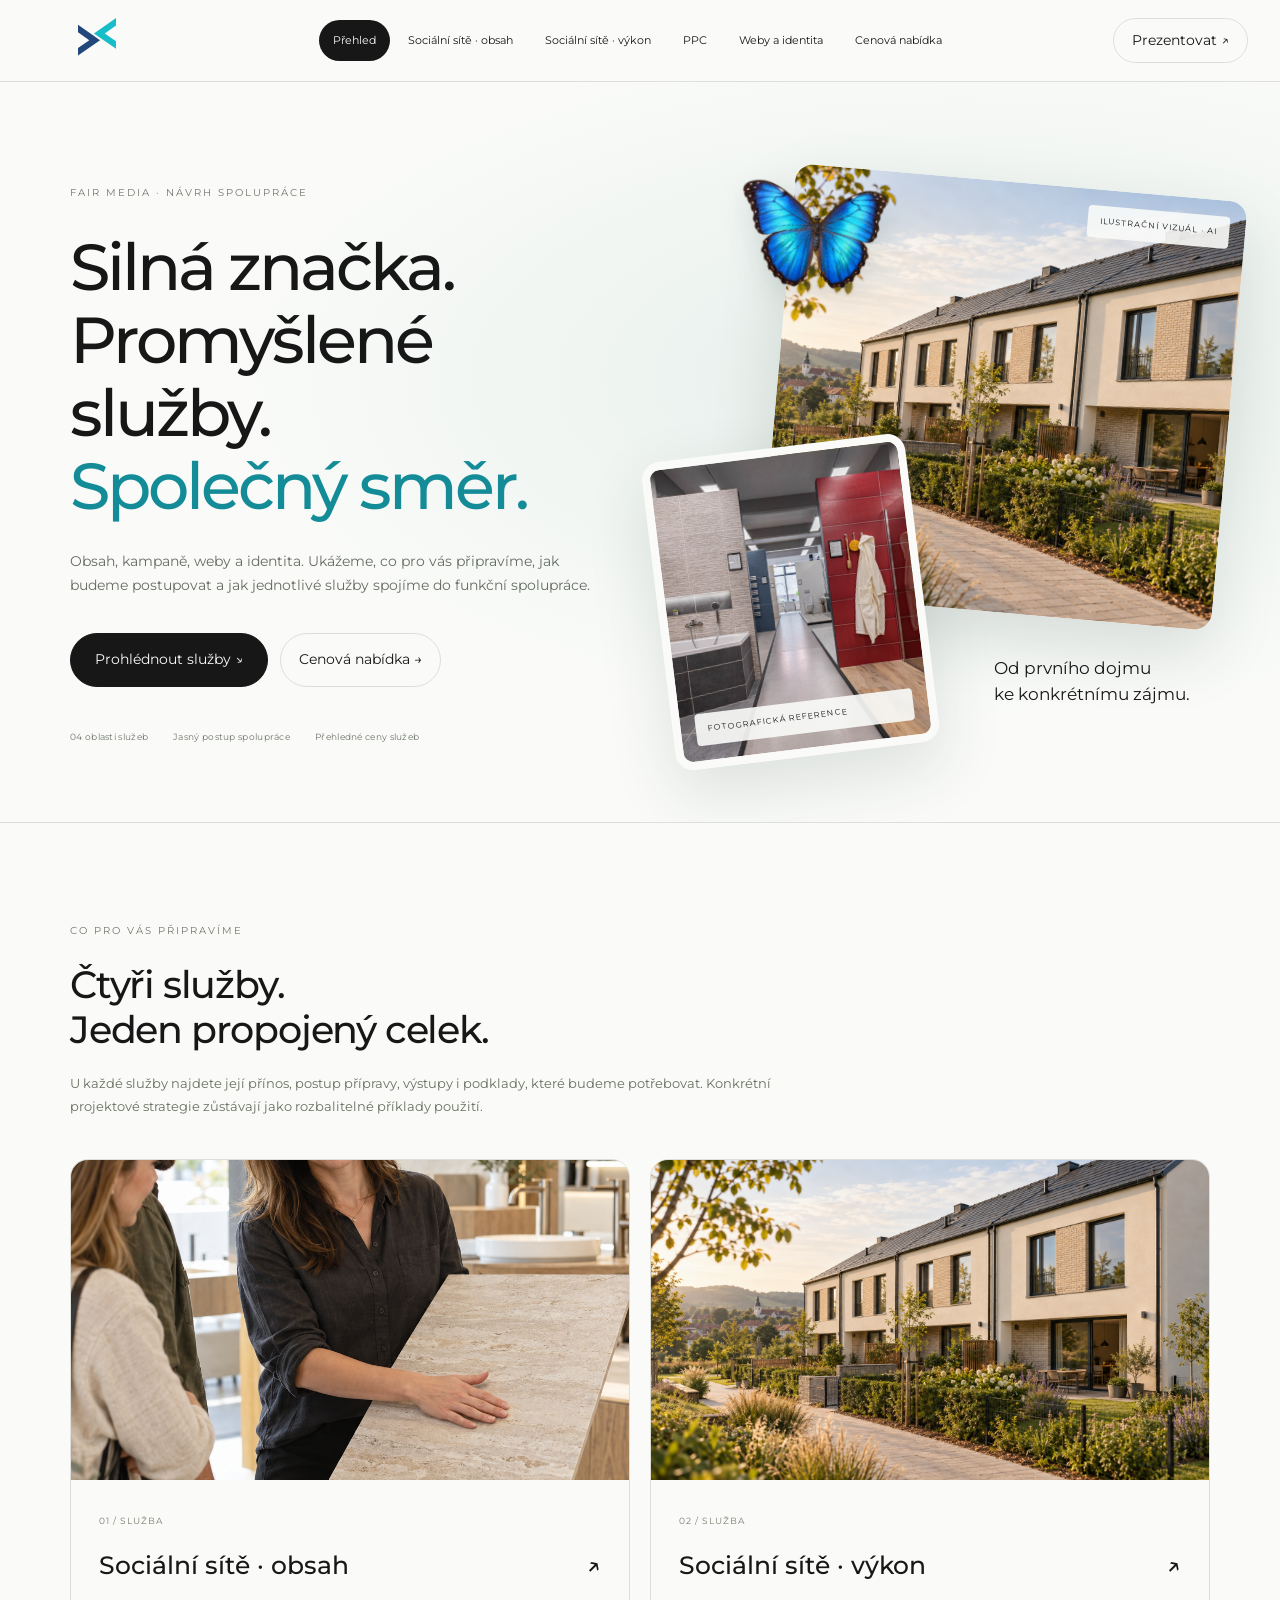
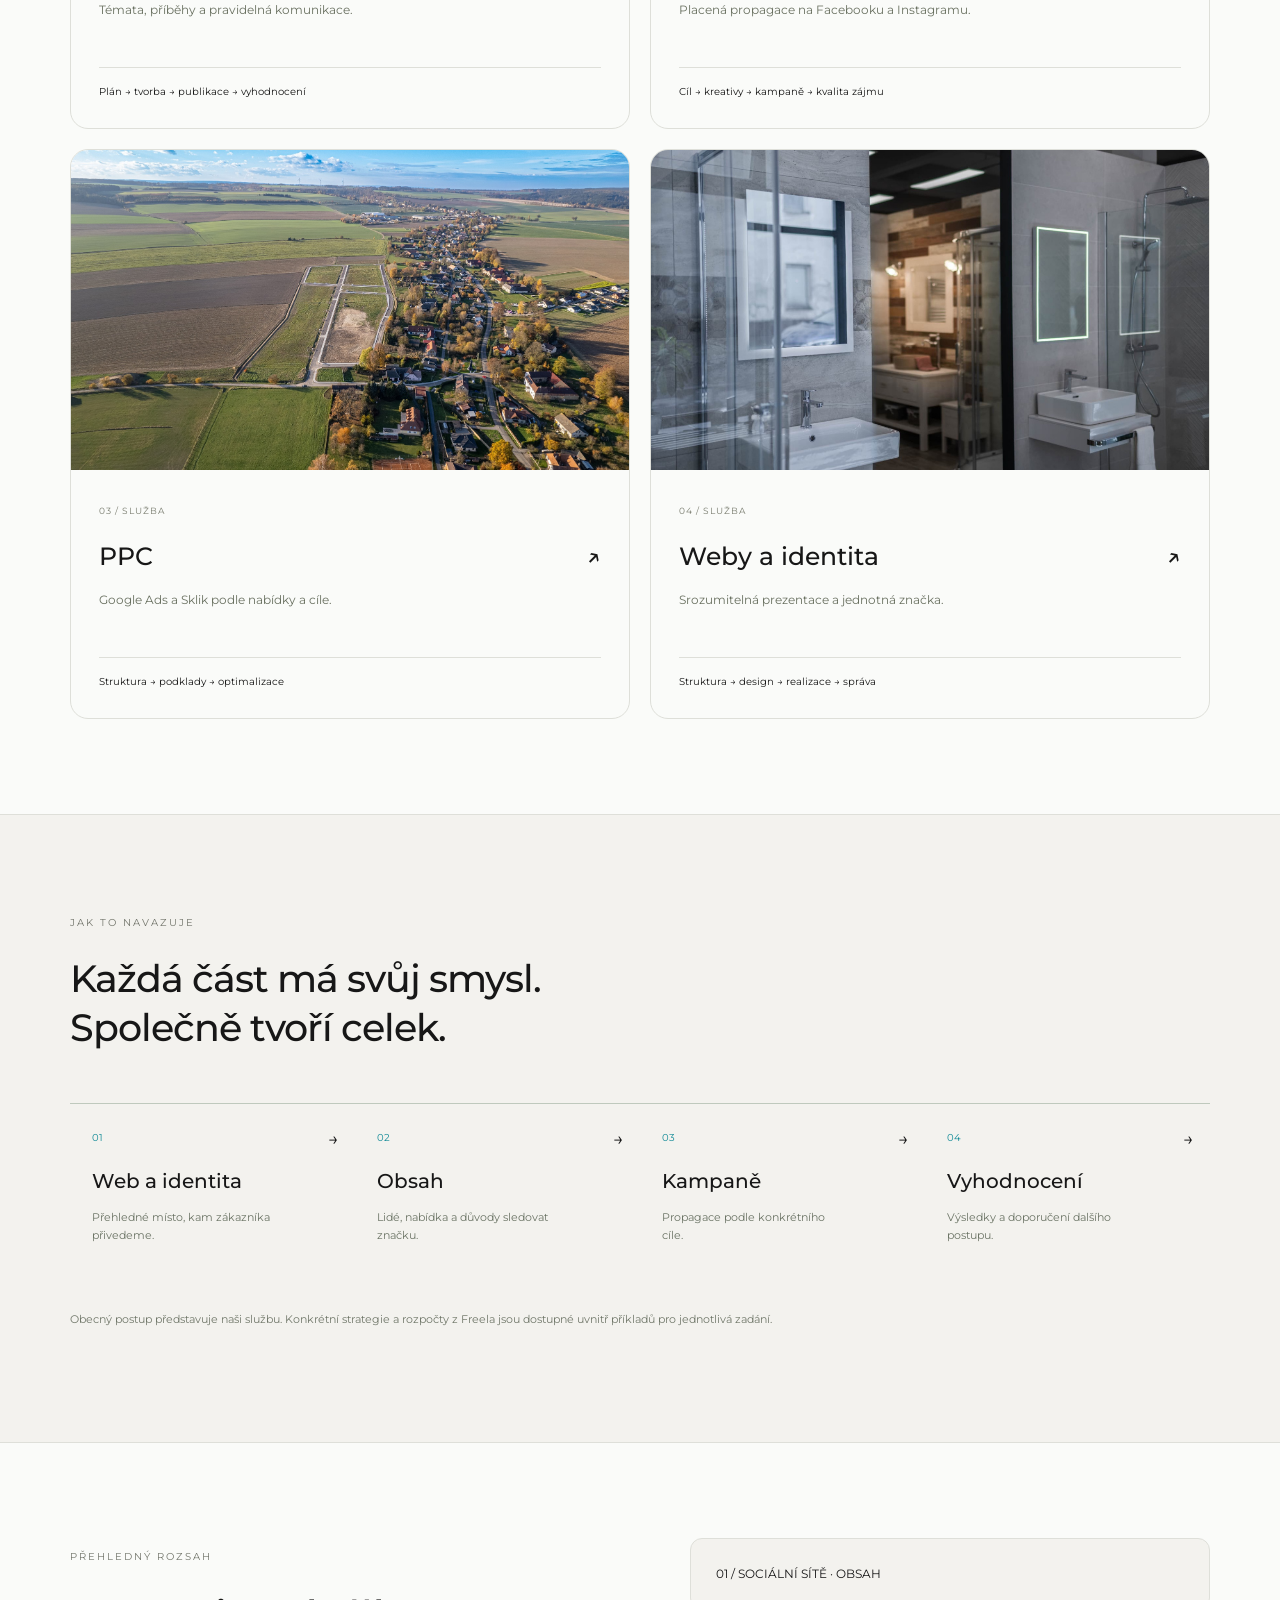
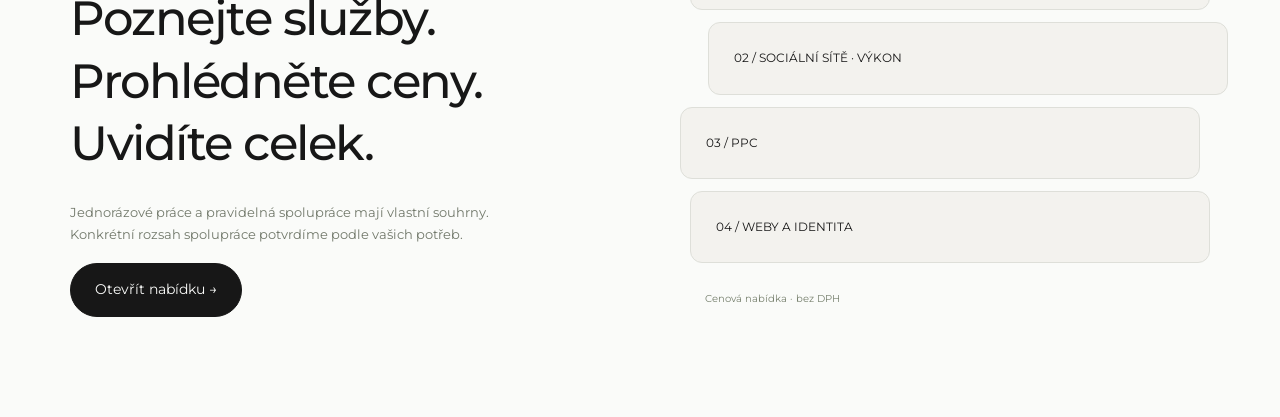
<file: index.html>
<!doctype html><html lang="cs"><head><meta charset="utf-8"><meta name="viewport" content="width=device-width,initial-scale=1"><title>EVT × Fair Media — plán spolupráce</title><link rel="stylesheet" href="style.css?v=20261013-client"><link href="https://fonts.googleapis.com/css2?family=Montserrat:wght@400;500;600;700&display=swap" rel="stylesheet"></head><body><div id="progress"></div><header><a href="#" class="brand" aria-label="Přehled prezentace"><img src="assets/fairmedia.svg" alt="Fair Media"></a><nav id="chapters" aria-label="Části prezentace"></nav><button id="present" title="Prezentační režim (P)">Prezentovat ↗</button><button id="menu" aria-label="Otevřít kapitoly">☰</button></header><aside id="side"><span class="eyebrow">OBSAH KAPITOLY</span><nav id="contents"></nav><button id="expand">Rozbalit detaily</button><label class="search">Hledat v prezentaci<input id="search" type="search" placeholder="Téma, projekt, doporučení…"></label><div id="results"></div><small>Podklady agentury · říjen 2026</small></aside><main id="main"></main><footer id="controls"><button id="previous" aria-label="Předchozí část">←</button><span id="position"></span><button id="next" aria-label="Další část">→</button><button id="exit">Ukončit prezentaci ×</button></footer><dialog id="lightbox"><button id="close" aria-label="Zavřít obrázek">×</button><img alt=""><p></p></dialog><script src="experience.js?v=20261013-client"></script><script src="services.js?v=20261013-client"></script><script src="app.js?v=20261013-client"></script></body></html>
</file>
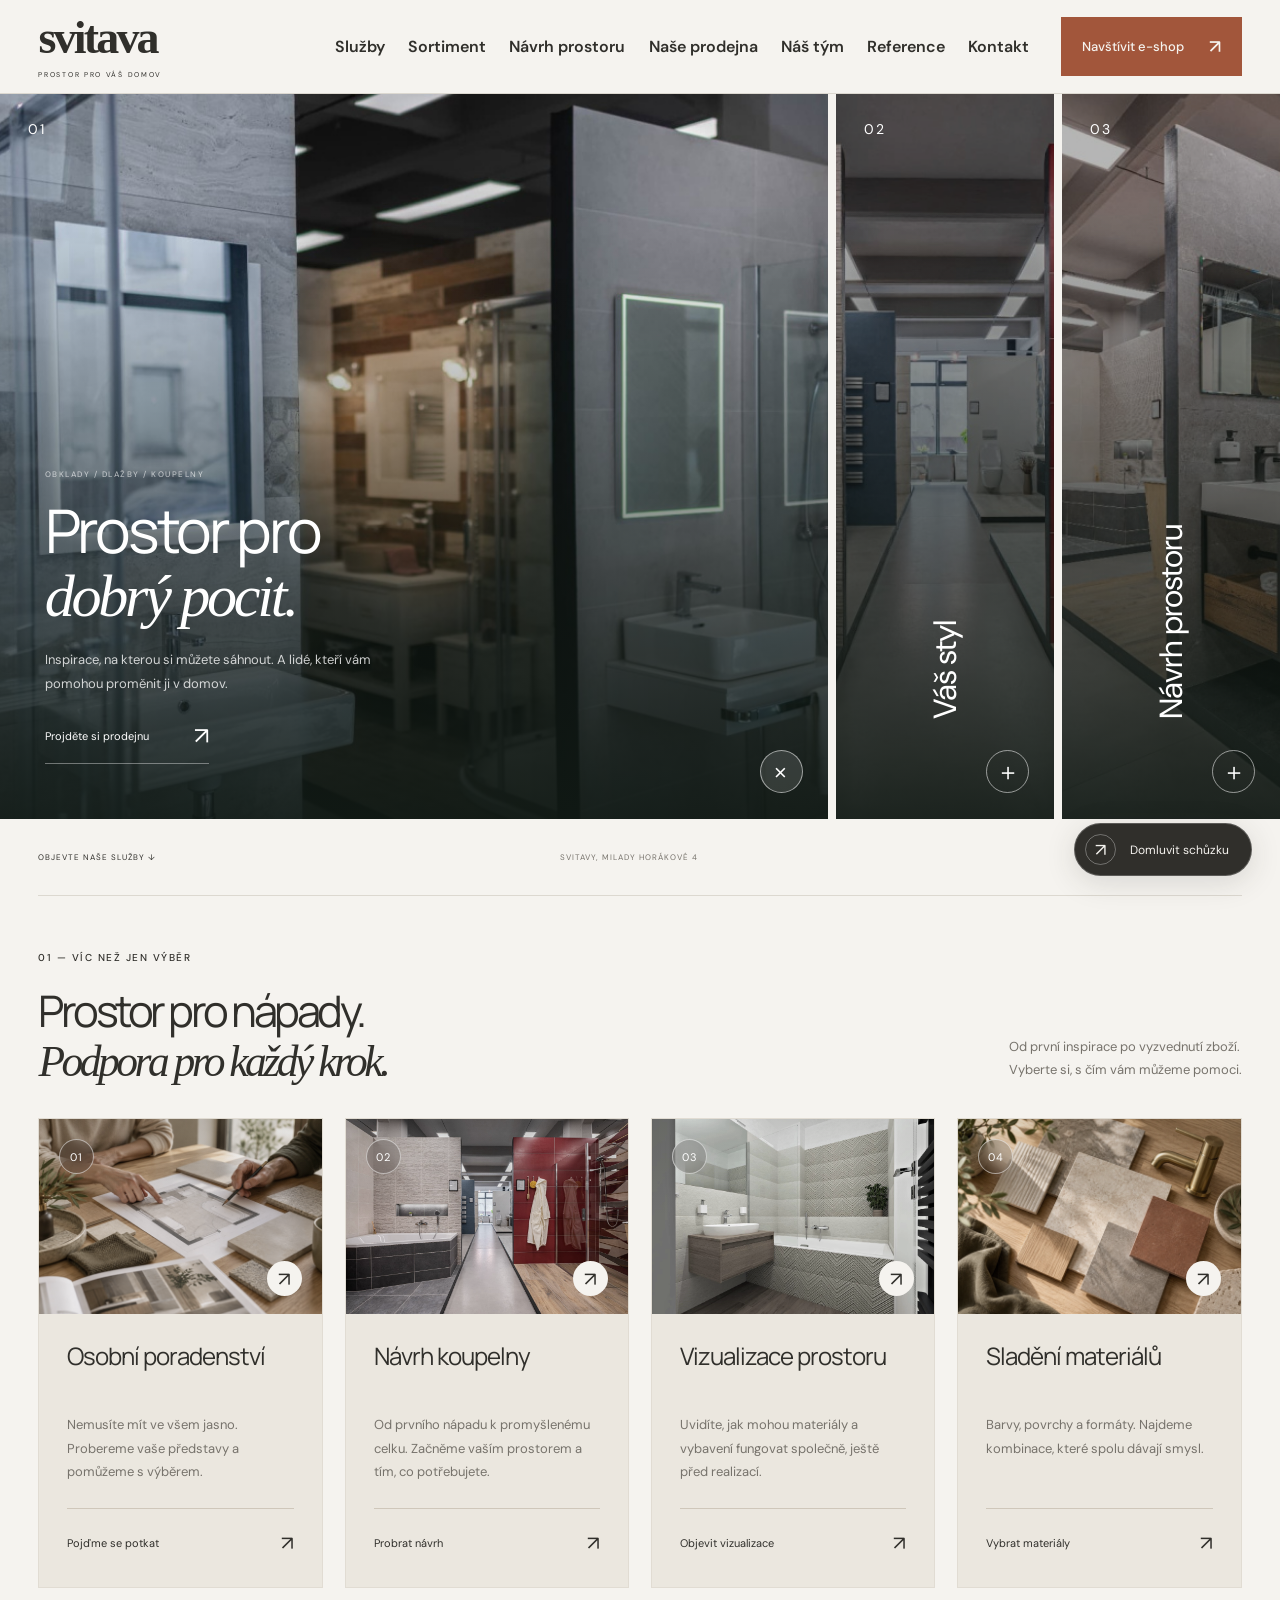
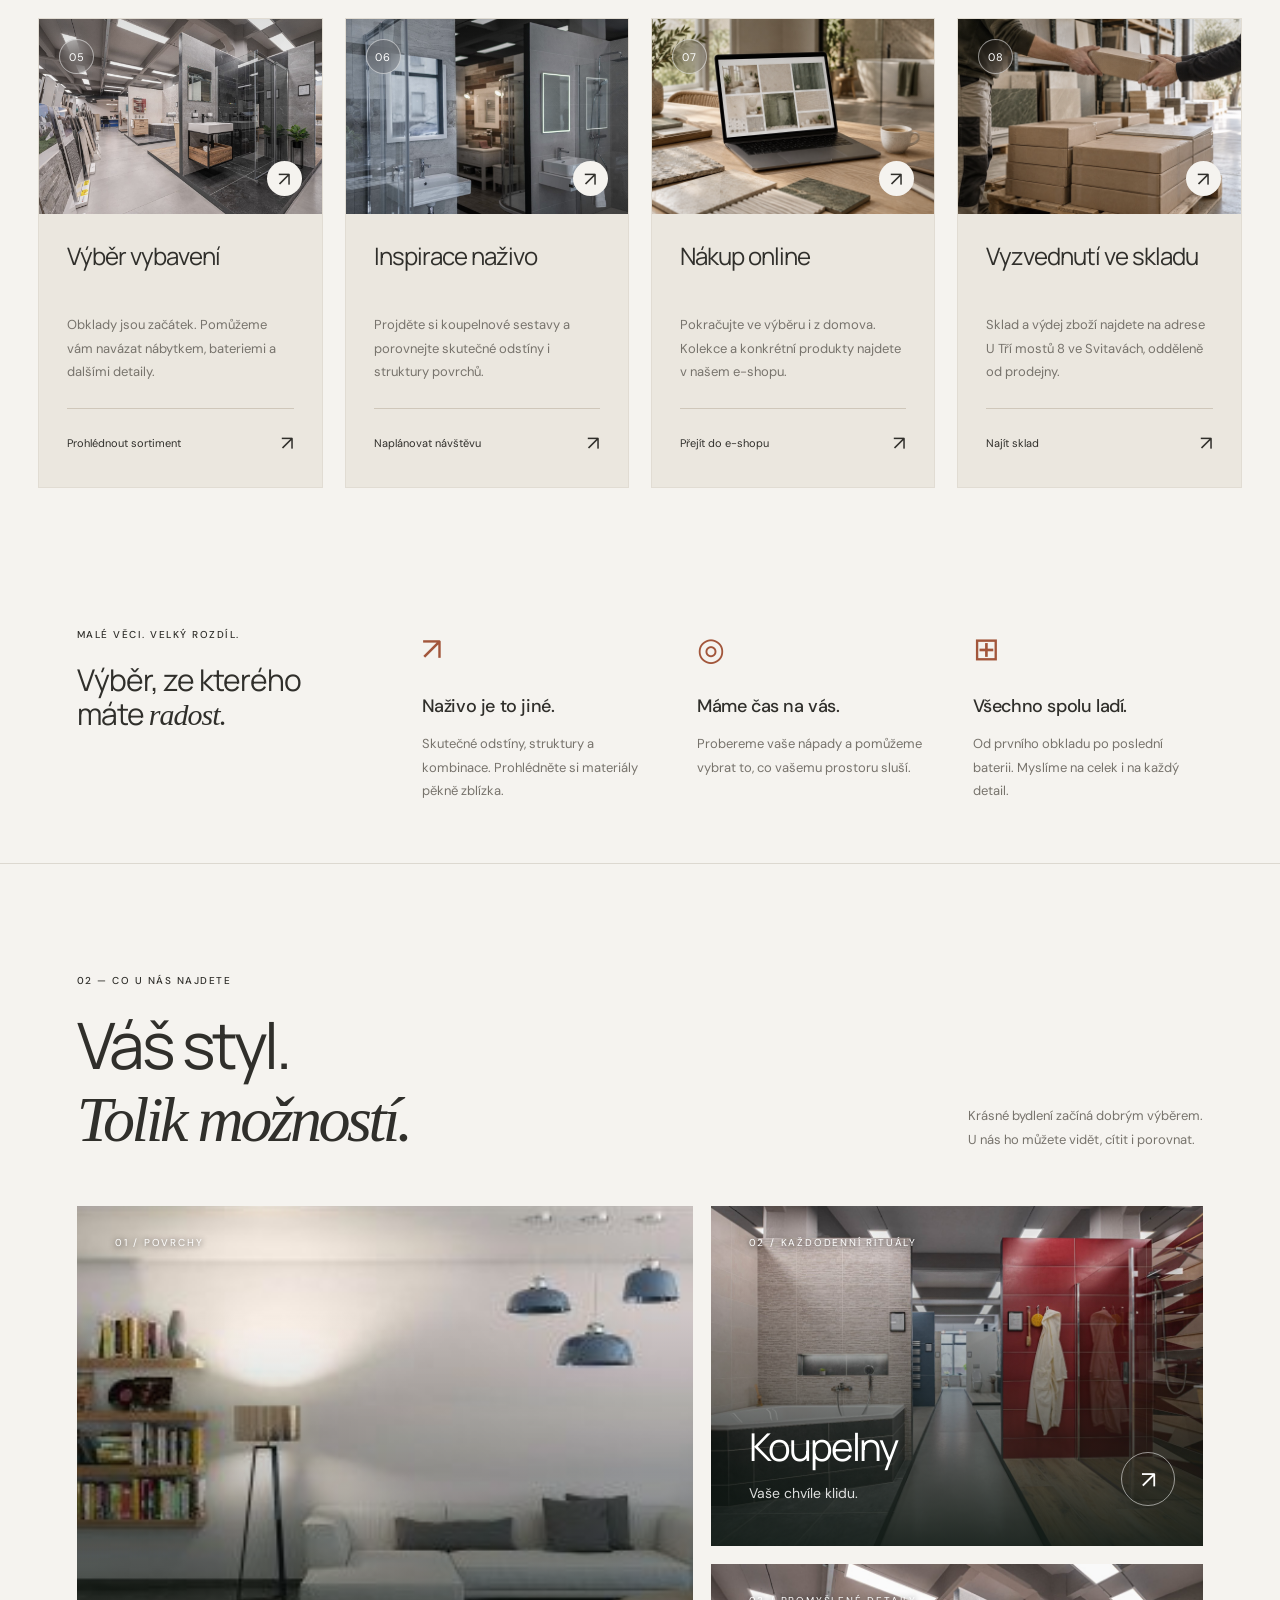
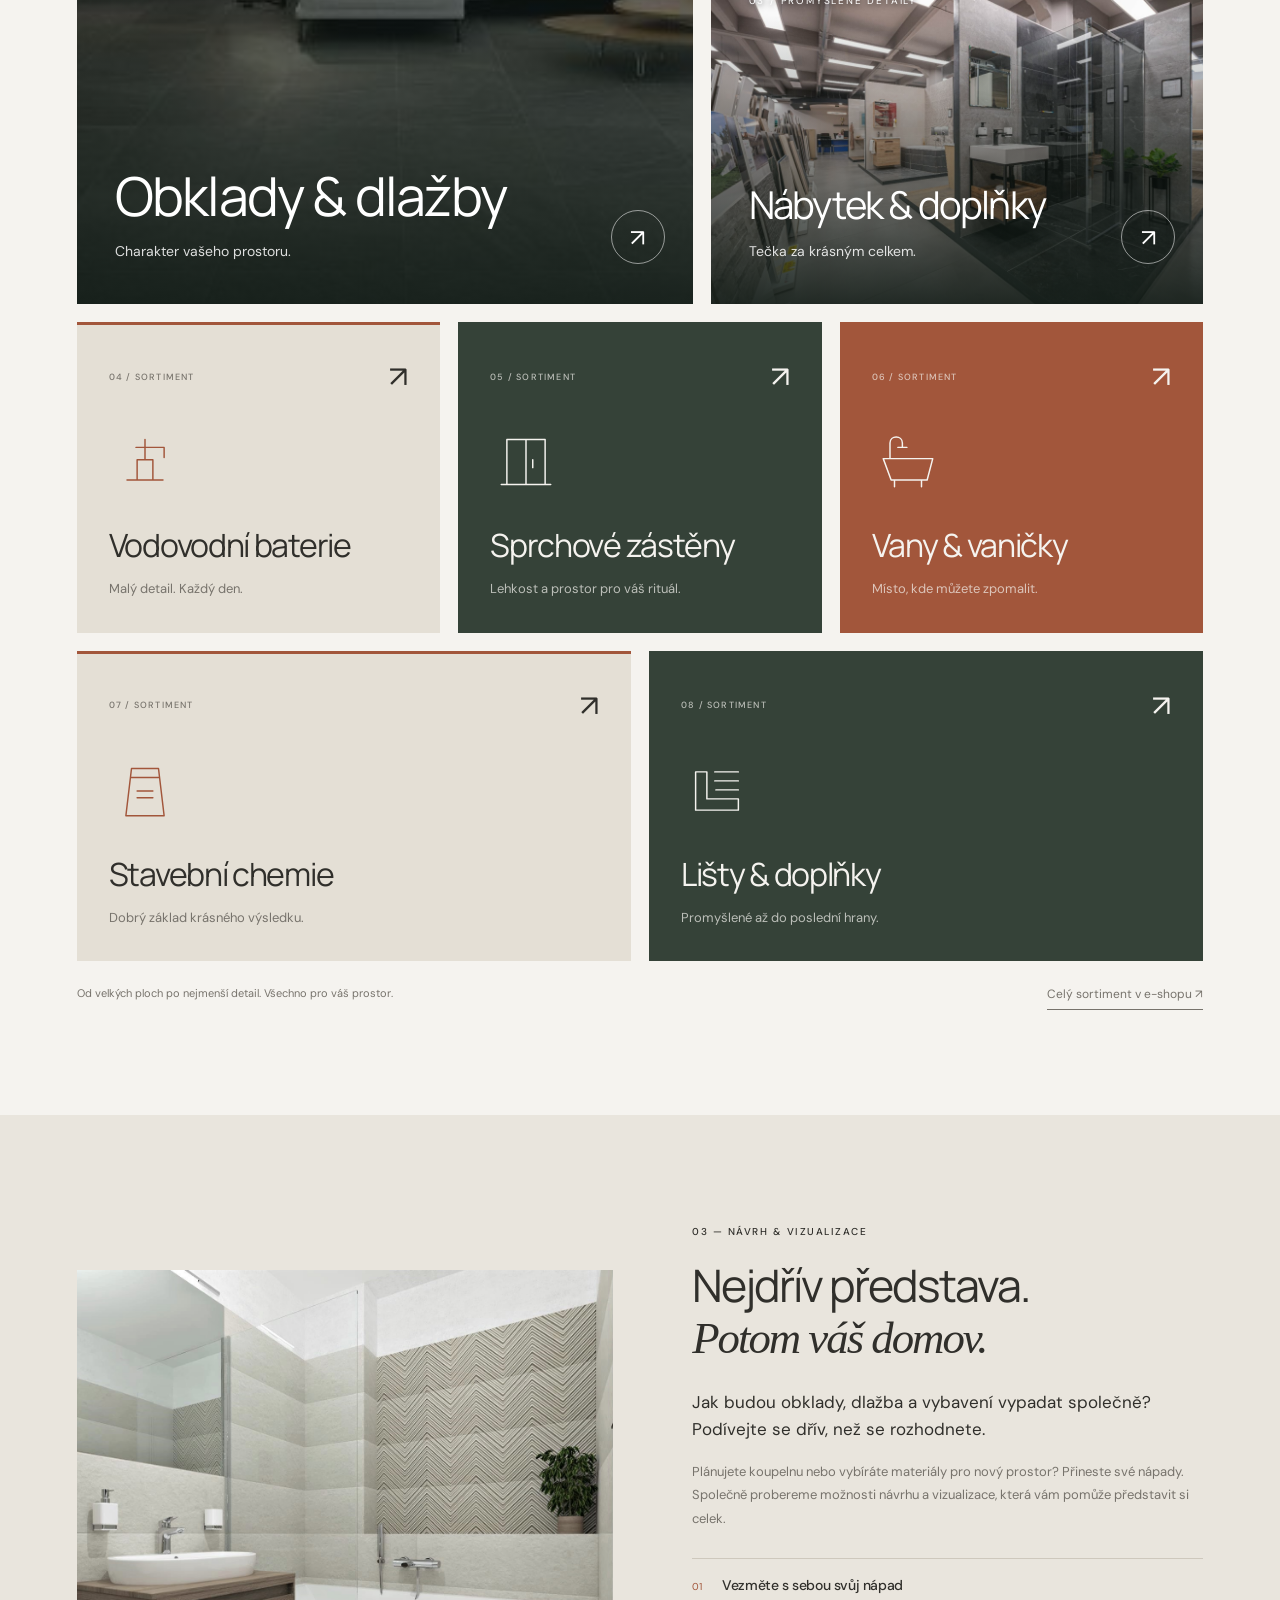
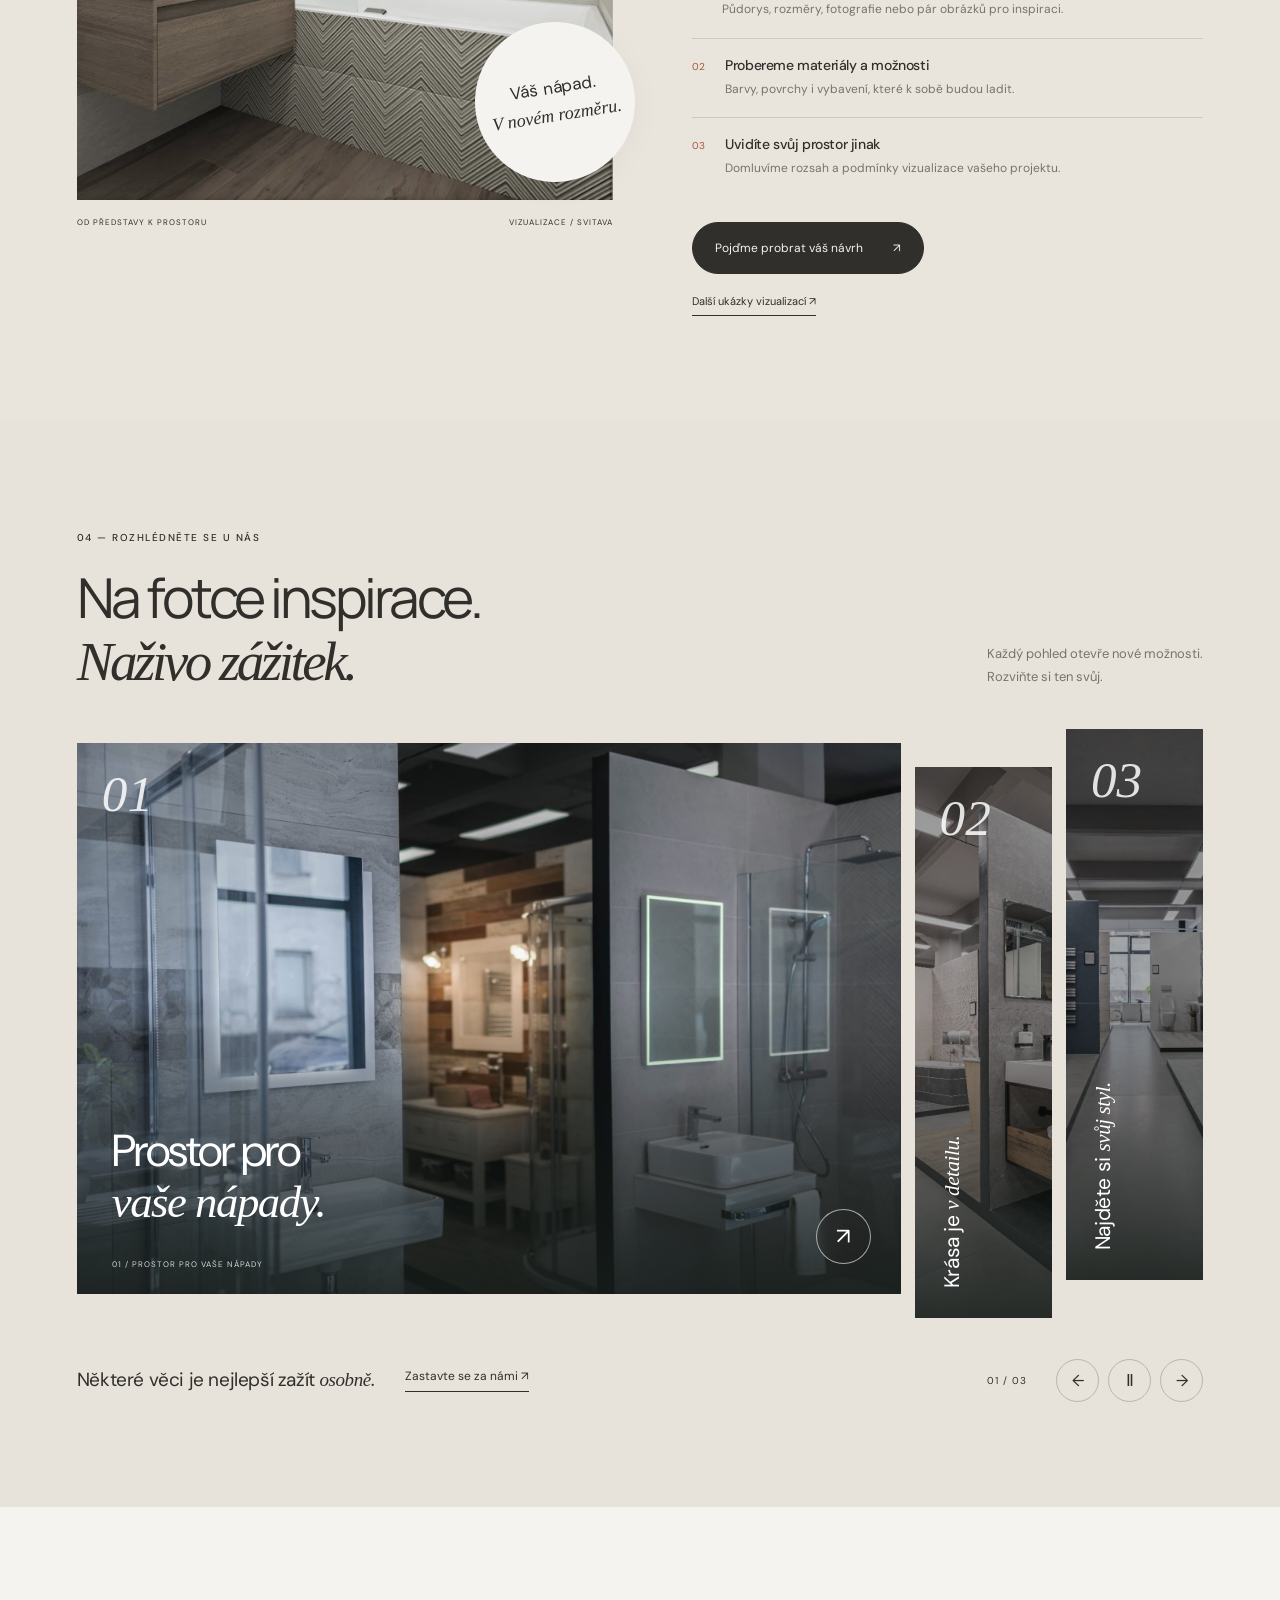
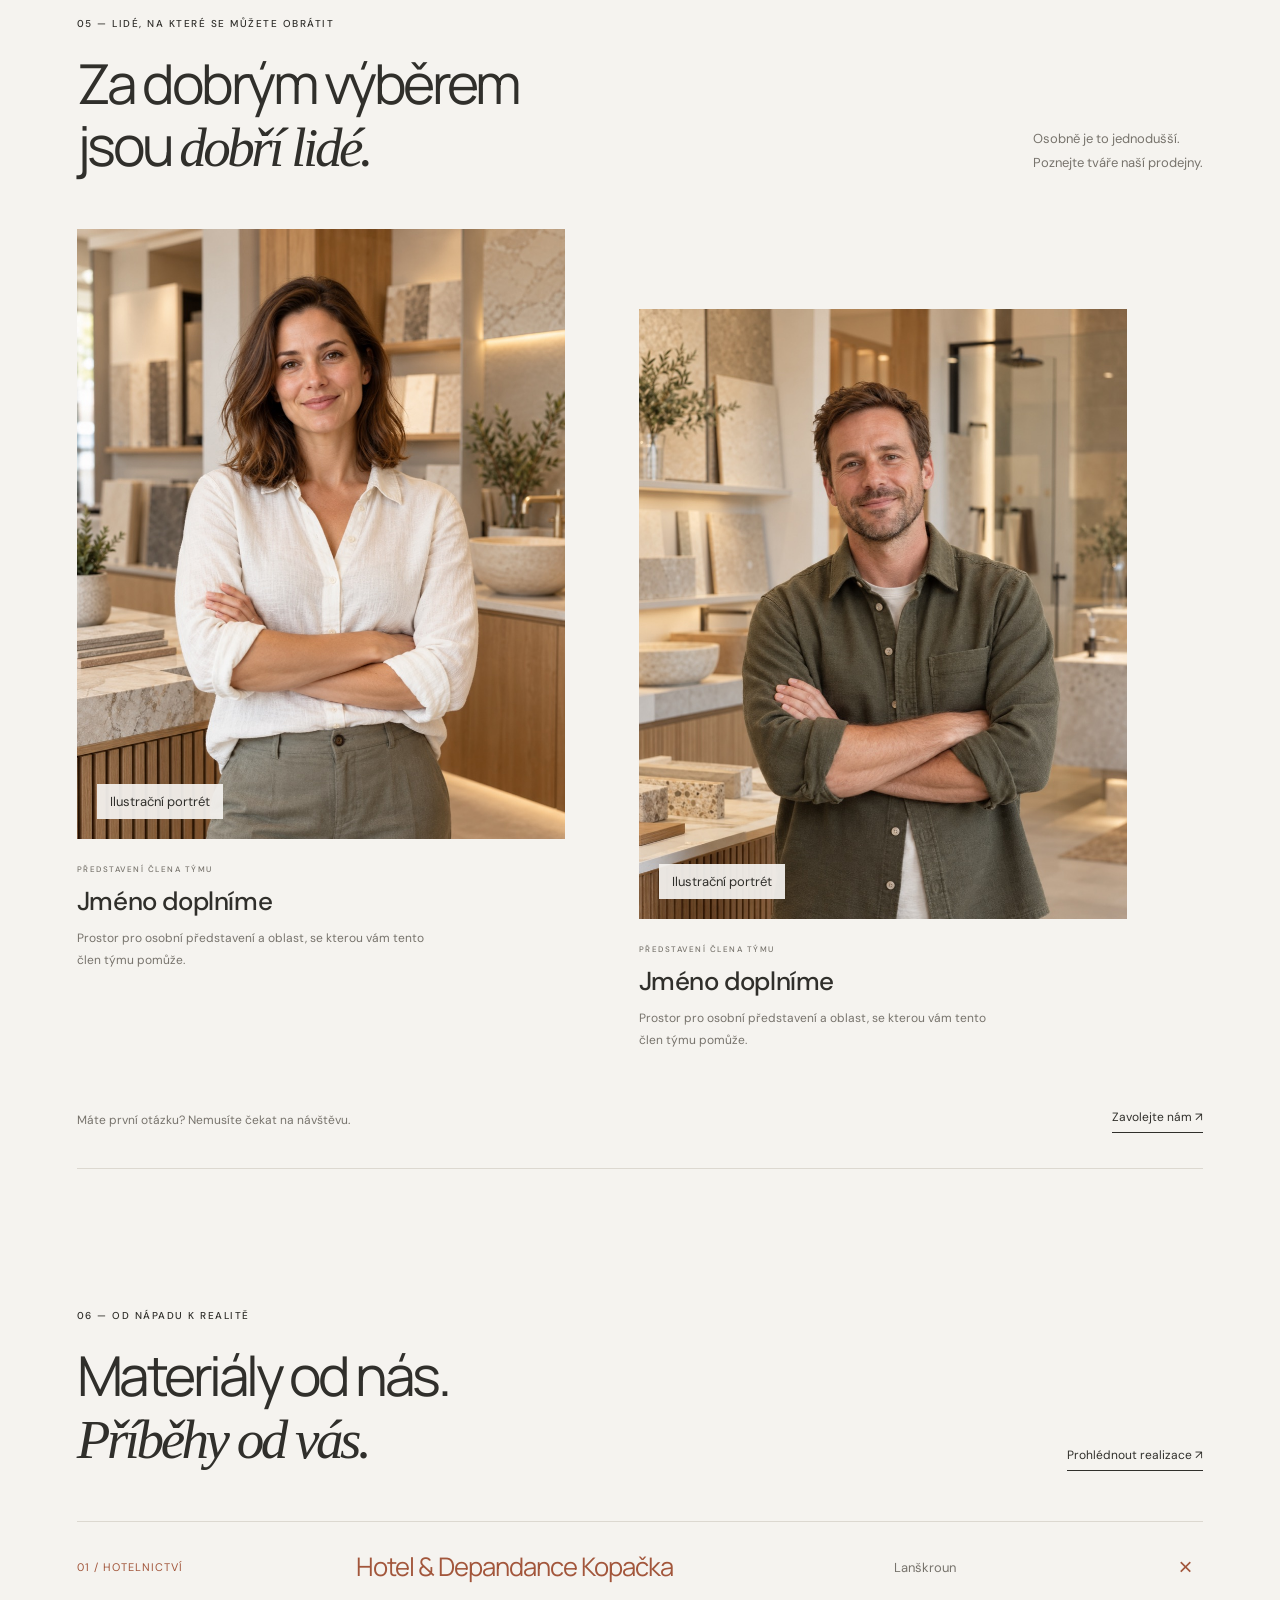
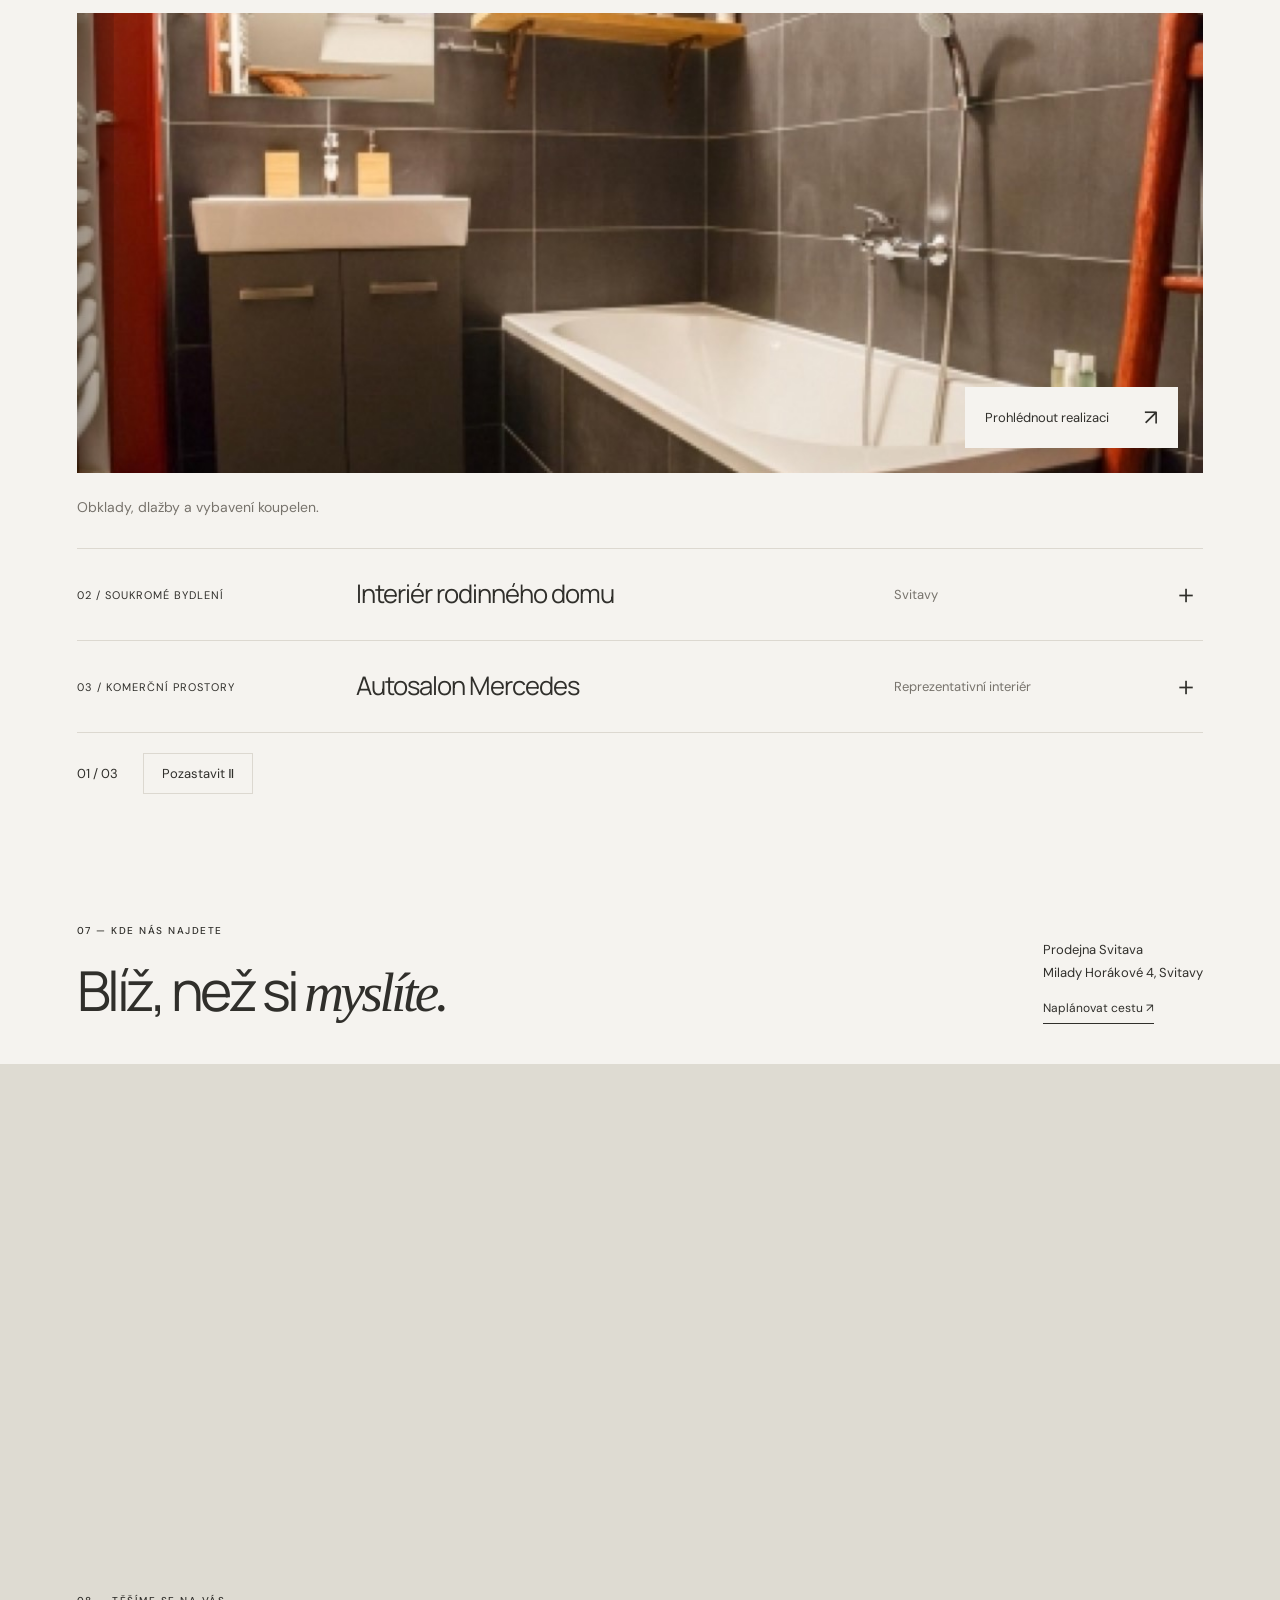
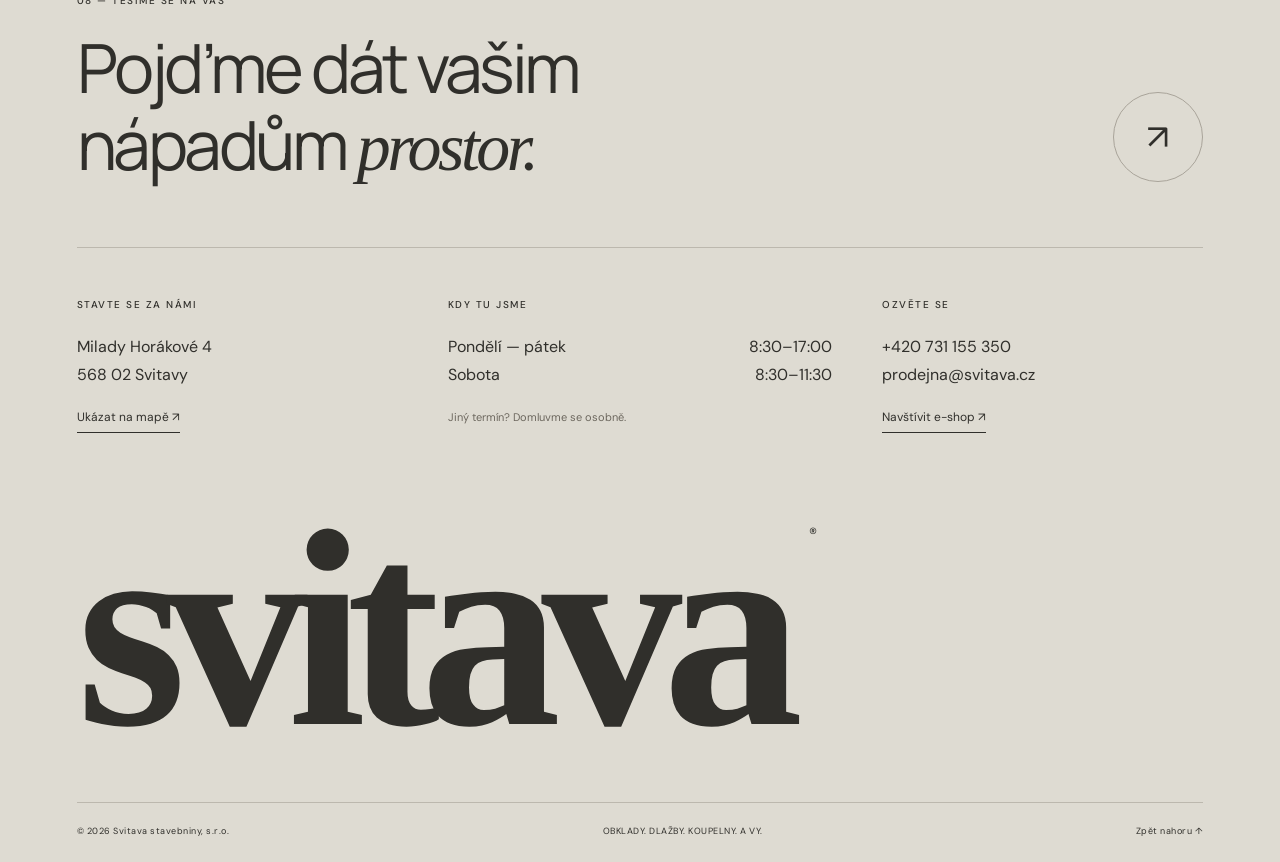
<file: svitava/index.html>
<!doctype html>
<html lang="cs"><head><meta charset="utf-8"><meta name="viewport" content="width=device-width,initial-scale=1"><meta name="theme-color" content="#f5f3ef"><meta name="description" content="Obklady, dlažby a koupelny ve Svitavách. Přijďte se inspirovat do prodejny Svitava na Milady Horákové 4."><title>Svitava — prostor pro váš domov</title><link rel="stylesheet" href="style.css?v=0d124f43beeb"><script src="app.js?v=04f97f4d8f4f" defer></script></head>
<body><header><a class="logo" href="#" aria-label="Svitava — úvod">svitava<span>PROSTOR PRO VÁŠ DOMOV</span></a><nav id="navigation" aria-label="Hlavní navigace"><a href="#sluzby">Služby</a><a href="#sortiment">Sortiment</a><a href="#navrh">Návrh prostoru</a><a href="#galerie">Naše prodejna</a><a href="#tym">Náš tým</a><a href="#reference">Reference</a><a href="#kontakt">Kontakt</a></nav><a class="eshop" href="https://www.svitava.cz/">Navštívit e-shop <span>↗</span></a><button class="menu" aria-expanded="false" aria-controls="navigation">Menu <span>☰</span></button></header>
<main><section class="hero-fold" aria-label="Objevte Svitavu"><div class="fold-panels"><article class="fold-panel is-open"><img src="assets/svitava-showroom.jpg" alt="Koupelnové expozice v showroomu Svitava" fetchpriority=high><button class="fold-trigger" aria-expanded="true" aria-controls="fold-content-0" aria-label="Naše prodejna"><span class="fold-number">01</span><span class="fold-label">Naše prodejna</span><span class="fold-plus" aria-hidden="true">＋</span></button><div class="fold-content" id="fold-content-0" ><span class="eyebrow">OBKLADY / DLAŽBY / KOUPELNY</span><h1>Prostor pro<br><em>dobrý pocit.</em></h1><p>Inspirace, na kterou si můžete sáhnout. A lidé, kteří vám pomohou proměnit ji v domov.</p><a class="fold-link" href="#galerie">Projděte si prodejnu<span>↗</span></a></div></article><article class="fold-panel"><img src="assets/svitava-bathroom.jpg" alt="Inspirace koupelnami a obklady v prodejně Svitava" loading=lazy><button class="fold-trigger" aria-expanded="false" aria-controls="fold-content-1" aria-label="Váš styl"><span class="fold-number">02</span><span class="fold-label">Váš styl</span><span class="fold-plus" aria-hidden="true">＋</span></button><div class="fold-content" id="fold-content-1" inert><span class="eyebrow">OBKLADY / DLAŽBY / KOUPELNY</span><h2>Každý den.<br><em>Po vašem.</em></h2><p>Materiály, barvy a vybavení, které spolu ladí. Najděte si to, co je vám blízké.</p><a class="fold-link" href="#sortiment">Objevte náš sortiment<span>↗</span></a></div></article><article class="fold-panel"><img src="assets/svitava-detail.jpg" alt="Detaily koupelnového vybavení Svitava" loading=lazy><button class="fold-trigger" aria-expanded="false" aria-controls="fold-content-2" aria-label="Návrh prostoru"><span class="fold-number">03</span><span class="fold-label">Návrh prostoru</span><span class="fold-plus" aria-hidden="true">＋</span></button><div class="fold-content" id="fold-content-2" inert><span class="eyebrow">OBKLADY / DLAŽBY / KOUPELNY</span><h2>Od nápadu<br><em>k vašemu domovu.</em></h2><p>Máte představu? Společně jí dáme tvar. Probereme návrh i vizualizaci vašeho prostoru.</p><a class="fold-link" href="#navrh">Začněme vaším nápadem<span>↗</span></a></div></article></div><div class="fold-footer"><a href="#sluzby">OBJEVTE NAŠE SLUŽBY ↓</a><span>SVITAVY, MILADY HORÁKOVÉ 4</span><div class="fold-navigation"><span id="fold-count" aria-live="polite">01 / 03</span><button id="fold-prev" aria-label="Předchozí pohled">←</button><button id="fold-next" aria-label="Další pohled">→</button></div></div></section>
<section id="sluzby" class="services-section section wrap"><div class="section-head reveal"><div><span class="eyebrow">01 — VÍC NEŽ JEN VÝBĚR</span><h2>Prostor pro nápady.<br><em>Podpora pro každý krok.</em></h2></div><p>Od první inspirace po vyzvednutí zboží.<br>Vyberte si, s čím vám můžeme pomoci.</p></div><div class="services-grid services-photographic"><a class="service-tile reveal" href="#kontakt"><div class="service-image"><img src="assets/service-consultation.jpg" alt="Ilustrační fotografie: konzultace nad návrhem koupelny" loading="lazy" width="1200" height="800"><span class="service-number" aria-hidden="true">01</span><span class="service-image-arrow" aria-hidden="true">↗</span></div><div class="service-body"><div class="service-tile-content"><h3>Osobní poradenství</h3><p>Nemusíte mít ve všem jasno. Probereme vaše představy a pomůžeme s výběrem.</p></div><span class="service-tile-link">Pojďme se potkat<span aria-hidden="true">↗</span></span></div></a><a class="service-tile reveal" href="#navrh"><div class="service-image"><img src="assets/svitava-bathroom.jpg" alt="Inspirace koupelnou v prodejně Svitava" loading="lazy" width="1200" height="800"><span class="service-number" aria-hidden="true">02</span><span class="service-image-arrow" aria-hidden="true">↗</span></div><div class="service-body"><div class="service-tile-content"><h3>Návrh koupelny</h3><p>Od prvního nápadu k promyšlenému celku. Začněme vaším prostorem a tím, co potřebujete.</p></div><span class="service-tile-link">Probrat návrh<span aria-hidden="true">↗</span></span></div></a><a class="service-tile reveal" href="#navrh"><div class="service-image"><img src="assets/svitava-vizualizace.jpg" alt="Ukázka vizualizace koupelny Svitava" loading="lazy" width="1200" height="800"><span class="service-number" aria-hidden="true">03</span><span class="service-image-arrow" aria-hidden="true">↗</span></div><div class="service-body"><div class="service-tile-content"><h3>Vizualizace prostoru</h3><p>Uvidíte, jak mohou materiály a vybavení fungovat společně, ještě před realizací.</p></div><span class="service-tile-link">Objevit vizualizace<span aria-hidden="true">↗</span></span></div></a><a class="service-tile reveal" href="mailto:prodejna@svitava.cz?subject=V%C3%BDb%C4%9Br%20materi%C3%A1l%C5%AF"><div class="service-image"><img src="assets/service-materials.jpg" alt="Ilustrační fotografie: sladění keramických povrchů a materiálů" loading="lazy" width="1200" height="800"><span class="service-number" aria-hidden="true">04</span><span class="service-image-arrow" aria-hidden="true">↗</span></div><div class="service-body"><div class="service-tile-content"><h3>Sladění materiálů</h3><p>Barvy, povrchy a formáty. Najdeme kombinace, které spolu dávají smysl.</p></div><span class="service-tile-link">Vybrat materiály<span aria-hidden="true">↗</span></span></div></a><a class="service-tile reveal" href="#sortiment"><div class="service-image"><img src="assets/svitava-detail.jpg" alt="Koupelnový nábytek a vybavení v prodejně Svitava" loading="lazy" width="1200" height="800"><span class="service-number" aria-hidden="true">05</span><span class="service-image-arrow" aria-hidden="true">↗</span></div><div class="service-body"><div class="service-tile-content"><h3>Výběr vybavení</h3><p>Obklady jsou začátek. Pomůžeme vám navázat nábytkem, bateriemi a dalšími detaily.</p></div><span class="service-tile-link">Prohlédnout sortiment<span aria-hidden="true">↗</span></span></div></a><a class="service-tile reveal" href="#kontakt"><div class="service-image"><img src="assets/svitava-showroom.jpg" alt="Koupelnové expozice prodejny Svitava" loading="lazy" width="1200" height="800"><span class="service-number" aria-hidden="true">06</span><span class="service-image-arrow" aria-hidden="true">↗</span></div><div class="service-body"><div class="service-tile-content"><h3>Inspirace naživo</h3><p>Projděte si koupelnové sestavy a porovnejte skutečné odstíny i struktury povrchů.</p></div><span class="service-tile-link">Naplánovat návštěvu<span aria-hidden="true">↗</span></span></div></a><a class="service-tile reveal" href="https://www.svitava.cz/"><div class="service-image"><img src="assets/service-online.jpg" alt="Ilustrační fotografie: výběr koupelnového vybavení online" loading="lazy" width="1200" height="800"><span class="service-number" aria-hidden="true">07</span><span class="service-image-arrow" aria-hidden="true">↗</span></div><div class="service-body"><div class="service-tile-content"><h3>Nákup online</h3><p>Pokračujte ve výběru i z domova. Kolekce a konkrétní produkty najdete v našem e-shopu.</p></div><span class="service-tile-link">Přejít do e-shopu<span aria-hidden="true">↗</span></span></div></a><a class="service-tile reveal" href="https://www.google.com/maps/search/?api=1&query=Svitava+U+Tri+mostu+8+Svitavy"><div class="service-image"><img src="assets/service-warehouse.jpg" alt="Ilustrační fotografie: předání zboží ve skladu" loading="lazy" width="1200" height="800"><span class="service-number" aria-hidden="true">08</span><span class="service-image-arrow" aria-hidden="true">↗</span></div><div class="service-body"><div class="service-tile-content"><h3>Vyzvednutí ve skladu</h3><p>Sklad a výdej zboží najdete na adrese U Tří mostů 8 ve Svitavách, odděleně od prodejny.</p></div><span class="service-tile-link">Najít sklad<span aria-hidden="true">↗</span></span></div></a></div></section>
<section class="benefits wrap" aria-label="Proč navštívit Svitavu"><div class="benefits-intro reveal"><span class="eyebrow">MALÉ VĚCI. VELKÝ ROZDÍL.</span><h2>Výběr, ze kterého<br>máte <em>radost.</em></h2></div><article class="reveal"><span class="benefit-icon">↗</span><h3>Naživo je to jiné.</h3><p>Skutečné odstíny, struktury a kombinace. Prohlédněte si materiály pěkně zblízka.</p></article><article class="reveal"><span class="benefit-icon">◎</span><h3>Máme čas na vás.</h3><p>Probereme vaše nápady a pomůžeme vybrat to, co vašemu prostoru sluší.</p></article><article class="reveal"><span class="benefit-icon">⊞</span><h3>Všechno spolu ladí.</h3><p>Od prvního obkladu po poslední baterii. Myslíme na celek i na každý detail.</p></article></section>
<section id="sortiment" class="wrap section"><div class="section-head reveal"><div><span class="eyebrow">02 — CO U NÁS NAJDETE</span><h2>Váš styl.<br><em>Tolik možností.</em></h2></div><p>Krásné bydlení začíná dobrým výběrem.<br>U nás ho můžete vidět, cítit i porovnat.</p></div><div class="categories"><a class="category large reveal" href="https://www.svitava.cz/"><img src="assets/svitava-material.jpg" alt="Materiály a keramické povrchy" loading="lazy"><span class="category-number">01 / POVRCHY</span><div><h3>Obklady & dlažby</h3><p>Charakter vašeho prostoru.</p></div><span class="circle">↗</span></a><a class="category reveal" href="https://www.svitava.cz/"><img src="assets/svitava-bathroom.jpg" alt="Vybavení koupelen v prodejně Svitava" loading="lazy"><span class="category-number">02 / KAŽDODENNÍ RITUÁLY</span><div><h3>Koupelny</h3><p>Vaše chvíle klidu.</p></div><span class="circle">↗</span></a><a class="category reveal" href="https://www.svitava.cz/"><img src="assets/svitava-detail.jpg" alt="Koupelnový nábytek a umyvadla" loading="lazy"><span class="category-number">03 / PROMYŠLENÉ DETAILY</span><div><h3>Nábytek & doplňky</h3><p>Tečka za krásným celkem.</p></div><span class="circle">↗</span></a></div><div class="more-categories" aria-label="Další sortiment prodejny"><a class="category-detail reveal" href="https://www.svitava.cz/"><div class="detail-top"><span class="eyebrow">04 / SORTIMENT</span><span class="detail-arrow" aria-hidden="true">↗</span></div><svg width="64" height="64" fill="none" stroke="#a2563b" stroke-width="1.3" viewBox="0 0 64 64" aria-hidden="true"><path d="M16 48h32M25 48V30h14v18M32 30V19h17v9M24 19h16M32 19v-7"/></svg><h3>Vodovodní baterie</h3><p>Malý detail. Každý den.</p></a><a class="category-detail reveal" href="https://www.svitava.cz/"><div class="detail-top"><span class="eyebrow">05 / SORTIMENT</span><span class="detail-arrow" aria-hidden="true">↗</span></div><svg width="64" height="64" fill="none" stroke="#a2563b" stroke-width="1.3" viewBox="0 0 64 64" aria-hidden="true"><path d="M15 52V12h34v40H15ZM32 12v40M38 30v7M10 52h44"/></svg><h3>Sprchové zástěny</h3><p>Lehkost a prostor pro váš rituál.</p></a><a class="category-detail reveal" href="https://www.svitava.cz/"><div class="detail-top"><span class="eyebrow">06 / SORTIMENT</span><span class="detail-arrow" aria-hidden="true">↗</span></div><svg width="64" height="64" fill="none" stroke="#a2563b" stroke-width="1.3" viewBox="0 0 64 64" aria-hidden="true"><path d="M10 29h44l-5 19H17l-7-19ZM20 48v6M44 48v6M16 29V15c0-7 11-7 11 0v4M23 19h8"/></svg><h3>Vany & vaničky</h3><p>Místo, kde můžete zpomalit.</p></a><a class="category-detail reveal" href="https://www.svitava.cz/"><div class="detail-top"><span class="eyebrow">07 / SORTIMENT</span><span class="detail-arrow" aria-hidden="true">↗</span></div><svg width="64" height="64" fill="none" stroke="#a2563b" stroke-width="1.3" viewBox="0 0 64 64" aria-hidden="true"><path d="M20 12h24l5 42H15l5-42ZM20 20h24M25 32h14M25 38h14"/></svg><h3>Stavební chemie</h3><p>Dobrý základ krásného výsledku.</p></a><a class="category-detail reveal" href="https://www.svitava.cz/"><div class="detail-top"><span class="eyebrow">08 / SORTIMENT</span><span class="detail-arrow" aria-hidden="true">↗</span></div><svg width="64" height="64" fill="none" stroke="#a2563b" stroke-width="1.3" viewBox="0 0 64 64" aria-hidden="true"><path d="M13 49V15h10v24h28v10H13ZM30 15h21M30 23h21M31 31h20"/></svg><h3>Lišty & doplňky</h3><p>Promyšlené až do poslední hrany.</p></a></div><div class="assortment-bottom"><span>Od velkých ploch po nejmenší detail. Všechno pro váš prostor.</span><a class="line-link" href="https://www.svitava.cz/">Celý sortiment v e-shopu ↗</a></div></section>
<section id="navrh" class="design-section section"><div class="wrap design-layout"><figure class="design-visual reveal"><img src="assets/svitava-vizualizace.jpg" alt="Ukázka vizualizace koupelny Svitava s obklady Lumina a dlažbou Charm" loading="lazy"><figcaption><span>OD PŘEDSTAVY K PROSTORU</span><span>VIZUALIZACE / SVITAVA</span></figcaption><span class="design-stamp" aria-hidden="true">Váš nápad.<br><em>V novém rozměru.</em></span></figure><div class="design-copy reveal"><span class="eyebrow">03 — NÁVRH & VIZUALIZACE</span><h2>Nejdřív představa.<br><em>Potom váš domov.</em></h2><p class="design-lead">Jak budou obklady, dlažba a vybavení vypadat společně? Podívejte se dřív, než se rozhodnete.</p><p>Plánujete koupelnu nebo vybíráte materiály pro nový prostor? Přineste své nápady. Společně probereme možnosti návrhu a vizualizace, která vám pomůže představit si celek.</p><ol class="design-steps"><li><span>01</span><div><h3>Vezměte s sebou svůj nápad</h3><p>Půdorys, rozměry, fotografie nebo pár obrázků pro inspiraci.</p></div></li><li><span>02</span><div><h3>Probereme materiály a možnosti</h3><p>Barvy, povrchy i vybavení, které k sobě budou ladit.</p></div></li><li><span>03</span><div><h3>Uvidíte svůj prostor jinak</h3><p>Domluvíme rozsah a podmínky vizualizace vašeho projektu.</p></div></li></ol><a class="pill design-cta" href="mailto:prodejna@svitava.cz?subject=N%C3%A1vrh%20a%20vizualizace%20prostoru">Pojďme probrat váš návrh <span>↗</span></a><a class="design-examples line-link" href="https://www.svitava.cz/vizualizace/">Další ukázky vizualizací ↗</a></div></div></section>
<section id="galerie" class="gallery-section gallery-ribbon gallery-accordion section" aria-roledescription="carousel" aria-label="Prohlídka prodejny"><div class="wrap"><div class="section-head reveal"><div><span class="eyebrow">04 — ROZHLÉDNĚTE SE U NÁS</span><h2>Na fotce inspirace.<br><em>Naživo zážitek.</em></h2></div><p>Každý pohled otevře nové možnosti.<br>Rozviňte si ten svůj.</p></div></div><div class="gallery-track" tabindex="0" aria-label="Fotografická harmonika prodejny, vyberte snímek nebo použijte šipky"><button class="ribbon-photo is-active" data-photo="0" aria-expanded="true"><span class="accordion-number" aria-hidden="true">01</span><span class="accordion-title" aria-hidden="true">Prostor pro <em>vaše nápady.</em></span><div class="ribbon-image"><img src="assets/svitava-showroom.jpg" alt="Koupelnové expozice v prodejně Svitava" loading="lazy"><span class="ribbon-expand" aria-hidden="true">↗</span></div><span class="ribbon-caption"><span>01 / PROSTOR PRO VAŠE NÁPADY</span><span>PROHLÉDNOUT ZBLÍZKA ↗</span></span></button><button class="ribbon-photo" data-photo="1" aria-expanded="false"><span class="accordion-number" aria-hidden="true">02</span><span class="accordion-title" aria-hidden="true">Krása je <em>v detailu.</em></span><div class="ribbon-image"><img src="assets/svitava-detail.jpg" alt="Obklady, umyvadla a koupelnové sestavy v showroomu Svitava" loading="lazy"><span class="ribbon-expand" aria-hidden="true">↗</span></div><span class="ribbon-caption"><span>02 / KRÁSA JE V DETAILU</span><span>PROHLÉDNOUT ZBLÍZKA ↗</span></span></button><button class="ribbon-photo" data-photo="2" aria-expanded="false"><span class="accordion-number" aria-hidden="true">03</span><span class="accordion-title" aria-hidden="true">Najděte si <em>svůj styl.</em></span><div class="ribbon-image"><img src="assets/svitava-bathroom.jpg" alt="Inspirace hotovými koupelnami v prodejně Svitava" loading="lazy"><span class="ribbon-expand" aria-hidden="true">↗</span></div><span class="ribbon-caption"><span>03 / NAJDĚTE SI SVŮJ STYL</span><span>PROHLÉDNOUT ZBLÍZKA ↗</span></span></button></div><div class="wrap ribbon-footer"><div class="ribbon-invite"><p>Některé věci je nejlepší zažít <em>osobně.</em></p><a class="line-link" href="#kontakt">Zastavte se za námi ↗</a></div><div class="ribbon-controls"><span id="gallery-count" aria-live="polite">01 / 03</span><button id="gallery-prev" aria-label="Předchozí snímek prodejny">←</button><button id="gallery-pause" aria-label="Pozastavit posun galerie">Ⅱ</button><button id="gallery-next" aria-label="Další snímek prodejny">→</button></div></div></section>

<section id="tym" class="wrap section team-section"><div class="section-head reveal"><div><span class="eyebrow">05 — LIDÉ, NA KTERÉ SE MŮŽETE OBRÁTIT</span><h2>Za dobrým výběrem<br>jsou <em>dobří lidé.</em></h2></div><p>Osobně je to jednodušší.<br>Poznejte tváře naší prodejny.</p></div><div class="team-grid">
<article class="team-card reveal"><div class="team-portrait portrait-one"><img src="assets/team-woman.jpg" alt="Ilustrační portrét fiktivního člena týmu pro návrh webu" loading="lazy" width="960" height="1200"><span class="team-demo-label">Ilustrační portrét</span></div><div class="team-description"><div><span class="eyebrow">PŘEDSTAVENÍ ČLENA TÝMU</span><h3>Jméno doplníme</h3></div></div><p>Prostor pro osobní představení a oblast, se kterou vám tento člen týmu pomůže.</p></article>
<article class="team-card reveal"><div class="team-portrait portrait-two"><img src="assets/team-man.jpg" alt="Ilustrační portrét fiktivního člena týmu pro návrh webu" loading="lazy" width="960" height="1200"><span class="team-demo-label">Ilustrační portrét</span></div><div class="team-description"><div><span class="eyebrow">PŘEDSTAVENÍ ČLENA TÝMU</span><h3>Jméno doplníme</h3></div></div><p>Prostor pro osobní představení a oblast, se kterou vám tento člen týmu pomůže.</p></article></div><div class="team-bottom"><p>Máte první otázku? Nemusíte čekat na návštěvu.</p><a class="line-link" href="tel:+420731155350">Zavolejte nám ↗</a></div></section>
<section id="reference" class="wrap section"><div class="section-head reveal"><div><span class="eyebrow">06 — OD NÁPADU K REALITĚ</span><h2>Materiály od nás.<br><em>Příběhy od vás.</em></h2></div><a class="line-link" href="https://www.svitava.cz/reference/">Prohlédnout realizace ↗</a></div><div class="reference-accordion" aria-label="Realizace s automatickým přepínáním"><article class="reference-panel is-open"><h3 class="reference-heading"><button class="reference-trigger" aria-expanded="true" aria-controls="reference-detail-0"><span class="reference-category">01 / HOTELNICTVÍ</span><span class="reference-title">Hotel & Depandance Kopačka</span><span class="reference-place">Lanškroun</span><span class="reference-sign" aria-hidden="true">＋</span></button></h3><div class="reference-collapse" id="reference-detail-0" ><div class="reference-detail"><a class="reference-visual" href="https://www.svitava.cz/reference/hotel-depandance-kopacka-lanskroun/" aria-label="Prohlédnout realizaci: Hotel & Depandance Kopačka"><img src="assets/reference-hotel.jpg" alt="Hotel & Depandance Kopačka — fotografie realizace Svitava" loading="lazy"><span class="reference-sweep" aria-hidden="true"></span><span class="reference-photo-link">Prohlédnout realizaci <span>↗</span></span></a><p>Obklady, dlažby a vybavení koupelen.</p></div></div></article><article class="reference-panel"><h3 class="reference-heading"><button class="reference-trigger" aria-expanded="false" aria-controls="reference-detail-1"><span class="reference-category">02 / SOUKROMÉ BYDLENÍ</span><span class="reference-title">Interiér rodinného domu</span><span class="reference-place">Svitavy</span><span class="reference-sign" aria-hidden="true">＋</span></button></h3><div class="reference-collapse" id="reference-detail-1" inert><div class="reference-detail"><a class="reference-visual" href="https://www.svitava.cz/reference/interier-rodinneho-domu-ve-svitavach/" aria-label="Prohlédnout realizaci: Interiér rodinného domu"><img src="assets/reference-home.jpg" alt="Interiér rodinného domu — fotografie realizace Svitava" loading="lazy"><span class="reference-sweep" aria-hidden="true"></span><span class="reference-photo-link">Prohlédnout realizaci <span>↗</span></span></a><p>Velkoformátová keramická dlažba Century Fahrenheit.</p></div></div></article><article class="reference-panel"><h3 class="reference-heading"><button class="reference-trigger" aria-expanded="false" aria-controls="reference-detail-2"><span class="reference-category">03 / KOMERČNÍ PROSTORY</span><span class="reference-title">Autosalon Mercedes</span><span class="reference-place">Reprezentativní interiér</span><span class="reference-sign" aria-hidden="true">＋</span></button></h3><div class="reference-collapse" id="reference-detail-2" inert><div class="reference-detail"><a class="reference-visual" href="https://www.svitava.cz/reference/autosalon-mercedes/" aria-label="Prohlédnout realizaci: Autosalon Mercedes"><img src="assets/reference-mercedes.jpg" alt="Autosalon Mercedes — fotografie realizace Svitava" loading="lazy"><span class="reference-sweep" aria-hidden="true"></span><span class="reference-photo-link">Prohlédnout realizaci <span>↗</span></span></a><p>Leštěná dlažba Century ve formátu 60 × 60 cm.</p></div></div></article></div><div class="reference-playback"><span id="reference-count" aria-live="polite">01 / 03</span><button id="reference-pause" aria-label="Pozastavit přepínání referencí">Pozastavit Ⅱ</button></div></section>
<section id="kde-nas-najdete" class="location-section"><div class="wrap location-heading reveal"><div><span class="eyebrow">07 — KDE NÁS NAJDETE</span><h2>Blíž, než si <em>myslíte.</em></h2></div><div><p>Prodejna Svitava<br>Milady Horákové 4, Svitavy</p><a class="line-link" href="https://www.google.com/maps/search/?api=1&query=Svitava+Milady+Horakove+4+Svitavy" target="_blank" rel="noopener">Naplánovat cestu ↗</a></div></div><div class="location-map"><iframe title="Mapa prodejny Svitava, Milady Horákové 4, Svitavy" src="https://maps.google.com/maps?q=Svitava%20Milady%20Hor%C3%A1kov%C3%A9%204%20Svitavy&amp;output=embed" loading="lazy" referrerpolicy="no-referrer-when-downgrade" allowfullscreen></iframe></div></section>
</main><footer id="kontakt"><div class="wrap"><div class="footer-invite reveal"><span class="eyebrow">08 — TĚŠÍME SE NA VÁS</span><h2>Pojďme dát vašim<br>nápadům <em>prostor.</em></h2><a class="round-link" href="https://www.google.com/maps/search/?api=1&query=Svitava+Milady+Horakove+4+Svitavy" target="_blank" rel="noopener" aria-label="Naplánovat cestu do prodejny">↗</a></div><div class="contact-grid"><div><span class="eyebrow">STAVTE SE ZA NÁMI</span><p>Milady Horákové 4<br>568 02 Svitavy</p><a class="line-link" href="https://www.google.com/maps/search/?api=1&query=Svitava+Milady+Horakove+4+Svitavy" target="_blank" rel="noopener">Ukázat na mapě ↗</a></div><div><span class="eyebrow">KDY TU JSME</span><p>Pondělí — pátek <span>8:30–17:00</span><br>Sobota <span>8:30–11:30</span></p><small>Jiný termín? Domluvme se osobně.</small></div><div><span class="eyebrow">OZVĚTE SE</span><p><a href="tel:+420731155350">+420 731 155 350</a><br><a href="mailto:prodejna@svitava.cz">prodejna@svitava.cz</a></p><a class="line-link" href="https://www.svitava.cz/">Navštívit e-shop ↗</a></div></div><a class="footer-logo" href="#" aria-label="Zpět na začátek">svitava<span>®</span></a><div class="footer-bottom"><span>© 2026 Svitava stavebniny, s.r.o.</span><span>OBKLADY. DLAŽBY. KOUPELNY. A VY.</span><a href="#">Zpět nahoru ↑</a></div></div></footer>
<aside class="appointment-widget" aria-label="Domluvení návštěvy prodejny"><div class="appointment-card" id="appointment-card" role="dialog" aria-labelledby="appointment-title" hidden><button class="appointment-close" id="appointment-close" aria-label="Zavřít kontakt">×</button><span class="eyebrow">POTKEJME SE OSOBNĚ</span><h2 id="appointment-title">Váš nápad.<br><em>Náš společný začátek.</em></h2><p>Domluvte si návštěvu prodejny. Probereme vaše představy a možnosti vašeho prostoru.</p><a class="appointment-phone" href="tel:+420731155350"><span>ZAVOLEJTE NÁM</span>+420 731 155 350 <b aria-hidden="true">↗</b></a><a class="appointment-email" href="mailto:prodejna@svitava.cz?subject=Domluven%C3%AD%20sch%C5%AFzky%20v%20prodejn%C4%9B">Napsat a domluvit termín <span aria-hidden="true">↗</span></a><div class="appointment-address">Milady Horákové 4, Svitavy<br><span>Po–pá 8:30–17:00 · So 8:30–11:30</span></div></div><button class="appointment-toggle" id="appointment-toggle" aria-expanded="false" aria-controls="appointment-card"><span class="appointment-symbol" aria-hidden="true">↗</span><span>Domluvit schůzku</span></button></aside>
<dialog id="lightbox" aria-label="Fotografie prodejny"><div class="lightbox-toolbar"><span id="photo-count"></span><button id="close-photo" aria-label="Zavřít galerii">Zavřít ✕</button></div><img id="full-photo" alt=""><div class="lightbox-bottom"><button id="photo-prev" aria-label="Předchozí fotografie">←</button><p id="photo-caption"></p><button id="photo-next" aria-label="Další fotografie">→</button></div></dialog></body></html>
</file>
<file: style.css>
:root{--paper:#fafbf9;--sand:#f3f2ee;--ink:#171717;--line:#dedfd9;--accent:#a9bb85}*{box-sizing:border-box}html{scroll-behavior:smooth;scroll-padding-top:100px}body{margin:0;background:var(--paper);color:var(--ink);font:400 14px/1.7 Montserrat,sans-serif}button,input{font:inherit}button,a{color:inherit}button{cursor:pointer;background:none;border:1px solid var(--line);padding:10px 18px;border-radius:30px}button:hover{background:var(--sand)}a{text-decoration:none}header{position:sticky;top:0;z-index:20;background:#fafbf9ee;backdrop-filter:blur(20px);height:88px;border-bottom:1px solid var(--line);display:flex;align-items:center;padding:0 40px;gap:35px}.brand{width:130px}.brand img{width:130px;max-height:38px}header nav{display:flex;gap:8px;flex:1;justify-content:center}header nav button{border:0;font-size:12px;padding:12px 16px}header nav button.active{background:var(--ink);color:var(--paper)}#menu{display:none}#side{position:fixed;left:0;top:88px;bottom:0;width:230px;padding:38px 25px;border-right:1px solid var(--line);overflow:auto;z-index:10;background:var(--paper)}.eyebrow{font-size:10px;letter-spacing:2px;color:#74776d}#contents{margin:24px 0}#contents a{display:block;font-size:11px;padding:10px 0;border-bottom:1px solid var(--line);color:#73766d}#contents a.active{color:var(--ink);font-weight:600}#expand{font-size:10px;width:100%}.search{font-size:10px;display:block;margin-top:30px}input{width:100%;border:0;border-bottom:1px solid var(--line);padding:12px 0;background:transparent;font-size:11px}#results button{display:block;font-size:10px;border:0;padding:10px 0;text-align:left}#side small{font-size:9px;display:block;margin-top:35px;color:#74776d}main{margin-left:230px}.hero{min-height:740px;display:grid;grid-template-columns:1fr 1fr;position:relative;overflow:hidden}.hero-copy{padding:110px 55px 70px;align-self:center}.hero .eyebrow{display:block;margin-bottom:22px}h1{font-size:clamp(34px,4vw,60px);line-height:1.12;font-weight:500;letter-spacing:-2px;margin:0 0 38px}h2{font-weight:500;font-size:24px;line-height:1.3;margin:0 0 26px}h3{font-weight:500;font-size:18px;line-height:1.4;margin:0 0 12px}p{margin:0 0 18px;white-space:pre-line}.hero-copy p{font-size:13px;max-width:490px}.hero-copy .start{margin-top:18px;background:var(--ink);color:white}.hero-image{position:relative;min-height:700px}.hero-image>img{width:100%;height:100%;position:absolute;object-fit:cover}.phone{position:absolute;width:245px;height:470px;background:#171717;border:6px solid #242724;border-radius:35px;left:-55px;top:130px;box-shadow:0 25px 65px #0003;overflow:hidden;transform:rotate(-5deg);transition:transform .7s}.phone:hover{transform:rotate(0) translateY(-10px)}.phone img{width:100%;height:100%;object-fit:cover}.phone:before{content:'';position:absolute;top:9px;left:calc(50% - 25px);background:#171717;border-radius:20px;width:50px;height:13px;z-index:2}.phone .caption{position:absolute;bottom:0;padding:26px 20px;color:white;background:linear-gradient(transparent,#000b);width:100%;font-size:16px;line-height:1.3}.image-label{position:absolute;bottom:15px;right:15px;background:#fafbf9e8;padding:7px 12px;font-size:9px;letter-spacing:.5px}.section{padding:80px 65px;position:relative;border-top:10px solid var(--paper)}.section:nth-of-type(even){background:var(--sand)}.section-number{display:block;margin-bottom:18px;font-size:10px;letter-spacing:2px;color:#75786f}.section .body{max-width:1080px}.section p{font-size:13px}.section p.title{font-size:22px;font-weight:500;line-height:1.4}.gallery{display:grid;grid-template-columns:repeat(3,1fr);gap:12px;margin:40px -35px 0}.gallery button{padding:0;border:0;border-radius:0;overflow:hidden;position:relative;height:390px}.gallery img{height:100%;width:100%;object-fit:cover;transition:transform .6s}.gallery button:hover img{transform:scale(1.05)}.gallery .image-label{left:12px;right:auto;max-width:90%;text-align:left}.gallery.wide{grid-template-columns:1fr}.gallery.wide button{height:470px}.table-wrap{overflow:auto;margin:30px 0}table{width:100%;border-collapse:collapse;min-width:700px;font-size:11px;line-height:1.6}th{text-align:left;background:#e9e8e1;font-weight:500;padding:16px}td{vertical-align:top;padding:22px 16px;border-bottom:1px solid var(--line);min-width:80px}td:first-child{font-weight:500}details{margin:24px 0;border-bottom:1px solid var(--line);padding-bottom:18px}summary{cursor:pointer;list-style:none;font-size:15px;font-weight:500;display:flex;justify-content:space-between;gap:20px}summary:after{content:'+';font-size:22px;font-weight:400}details[open] summary:after{content:'−'}details .detail{padding:25px 0 0}.mix{display:grid;grid-template-columns:1fr 1fr;gap:30px;margin:30px 0}.mix button{text-align:left;border-radius:0;border:0;border-bottom:1px solid var(--line);padding:20px 0}.mix button strong{font-weight:500;font-size:35px;display:block}.mix button span{font-size:12px}.mix button.active{background:#dfe6d5;padding-left:18px}.mix-note{font-size:10px;color:#76796f}#progress{position:fixed;left:0;top:0;width:0;height:3px;background:var(--accent);z-index:30}#controls{display:none;position:fixed;bottom:20px;left:50%;transform:translateX(-50%);background:#fafbf9ed;box-shadow:0 10px 40px #0002;border-radius:40px;align-items:center;gap:15px;padding:8px;z-index:30}#position{font-size:11px;white-space:nowrap}#exit{font-size:10px;border:0}.presenting #side{display:none}.presenting main{margin-left:0}.presenting #controls{display:flex}.presenting header{height:65px}.presenting .section{min-height:calc(100vh - 65px);padding-bottom:110px}.presenting .hero{min-height:calc(100vh - 65px)}dialog{border:0;padding:25px;background:var(--paper);max-width:92vw;max-height:92vh}dialog::backdrop{background:#171717d9;backdrop-filter:blur(10px)}dialog img{max-width:85vw;max-height:75vh;object-fit:contain}dialog p{margin:12px 0 0;font-size:11px}dialog button{position:absolute;right:30px;top:30px;background:var(--paper);font-size:20px}.end{padding:80px 65px;display:flex;justify-content:space-between;align-items:center}.end small{font-size:10px;color:#75786f}.reveal{animation:enter .7s ease both}@keyframes enter{from{opacity:0;transform:translateY(20px)}to{opacity:1;transform:none}}:focus-visible{outline:2px solid #6d8251;outline-offset:4px}@media(max-width:1050px){#side{width:180px;padding:30px 15px}main{margin-left:180px}header{padding:0 22px;gap:15px}.hero-copy{padding:65px 30px}.phone{width:190px;height:370px;left:-30px;top:180px}.section{padding:60px 35px}.gallery{margin:30px 0}.gallery button{height:290px}header nav button{padding:10px;font-size:10px}}@media(max-width:760px){header{height:70px;padding:0 18px}.brand,.brand img{width:110px}header nav{display:none}#present{margin-left:auto;font-size:10px;padding:8px 12px}#menu{display:block;border:0;font-size:20px;padding:5px}#side{display:none;top:70px;width:100%;bottom:auto;max-height:80vh}.menu-open #side{display:block}.menu-open header nav{display:flex;position:fixed;top:70px;left:0;right:0;background:var(--paper);padding:15px;z-index:25}.menu-open #side{padding-top:75px}main{margin-left:0}.hero{grid-template-columns:1fr}.hero-copy{padding:55px 26px 40px}.hero-image{min-height:450px;margin-left:50px}.phone{left:-25px;top:45px;width:190px;height:370px}.section{padding:50px 26px}h1{font-size:42px}.gallery{grid-template-columns:1fr;gap:10px}.gallery button{height:360px}.mix{gap:20px}.mix button strong{font-size:28px}.end{padding:50px 26px;gap:15px;flex-wrap:wrap}.presenting #controls{bottom:10px;gap:6px;max-width:95vw}#controls button{padding:8px 12px}#exit{font-size:9px}.table-wrap{margin-left:-12px;margin-right:-12px}}@media(prefers-reduced-motion:reduce){html{scroll-behavior:auto}*{animation:none!important;transition:none!important}}@media print{header,#side,#controls{display:none!important}main{margin:0}.hero{min-height:0}.hero-copy{padding:40px}.hero-image{min-height:500px}.section{break-inside:avoid;padding:35px}details .detail{display:block}.gallery button{height:250px}body{font-size:11px}}
.phone{width:320px;height:527px;border:0;border-radius:0;background:none;box-shadow:none;overflow:visible}.phone:before{display:none}.phone img.screen{position:absolute;left:17.4%;top:8.2%;width:65.2%;height:82.7%;border-radius:23px}.native-shell{position:absolute;inset:0;overflow:hidden;pointer-events:none}.native-shell img{position:absolute;max-width:none;height:138.55%;left:-101.05%;top:-27.37%;width:342.63%;object-fit:fill}.native-shell.shadow{mix-blend-mode:multiply}.phone .caption{left:17.4%;bottom:9.1%;width:65.2%;border-radius:0 0 23px 23px;padding:32px 14px 20px;font-size:15px}@media(max-width:1050px){.phone{width:270px;height:446px;left:-45px;top:150px}}@media(max-width:760px){.phone{width:270px;height:446px;left:-45px;top:0}}
.ppc-list{padding-left:22px;font-size:13px;line-height:1.8}.ppc-list li{margin:9px 0}.ppc-list ul{margin:10px 0 20px;color:#585d51}.source-note{font-size:10px!important;color:#74776d}.source-note a{text-decoration:underline}header nav button{white-space:nowrap}@media(min-width:761px) and (max-width:1250px){header{gap:10px;padding:0 20px}header nav{gap:0}header nav button{font-size:10px;padding:10px}.brand,.brand img{width:85px}#present{font-size:10px}}
.web-block{padding:32px 0;border-bottom:1px solid var(--line)}.web-block:first-child{padding-top:0}.scope-label{display:inline-block;font-size:9px;letter-spacing:1.2px;text-transform:uppercase;padding:5px 10px;background:#e7eadf;margin-bottom:18px}.web-block h3{font-size:24px;line-height:1.35;margin-bottom:22px}.web-list{padding-left:20px;font-size:13px}.web-list li{margin-bottom:12px}.web-block.pending{margin-top:28px;padding:28px;background:#eae9e2;border:0}.source-link{font-size:11px;text-decoration:underline}.web-architecture{margin:38px 0 10px;padding:30px;background:var(--paper);border:1px solid var(--line)}.group-root{text-align:center;background:var(--ink);color:var(--paper);padding:25px;margin:22px 0 25px}.group-root strong{display:block;font-size:24px;font-weight:500}.group-root span{font-size:11px}.company-webs{display:grid;grid-template-columns:repeat(4,1fr);gap:18px}.company-webs details{margin:0;padding:18px 0;border-top:1px solid var(--line)}.company-webs summary{font-size:12px}.company-webs small{font-size:9px;color:#72766a}.company-webs p{font-size:11px}.project-webs{margin-top:25px;border:1px solid var(--line);padding:20px}.project-webs span{display:block;font-size:10px;margin-bottom:8px}.project-webs strong{font-size:12px;font-weight:500}.web-architecture .mix-note{margin-top:18px;margin-bottom:0}@media(max-width:1100px){.company-webs{grid-template-columns:1fr 1fr}}@media(max-width:760px){.web-architecture{padding:20px}.company-webs{grid-template-columns:1fr}.web-block.pending{padding:22px}.menu-open header nav{flex-wrap:wrap}.menu-open #side{padding-top:115px}header nav button{font-size:10px}}
/* Nová prezentační vrstva — přehled a samostatná cenová nabídka */
:root{--accent:#20a5ae;--muted:#71756d;--radius:18px}header{height:82px;padding:0 32px;gap:18px}header nav{gap:4px}header nav button{font-size:11px;padding:11px 14px}#side{top:82px;width:205px;padding:30px 22px}main{margin-left:205px}#side .eyebrow{font-size:9px}#contents a{font-size:10px;padding:12px 0}.hero{min-height:640px}.hero-copy{padding:75px 50px}.hero-copy h1{font-size:clamp(36px,4vw,58px)}.hero-image{min-height:640px}.hero-details{margin:24px 0 0;border:0}.hero-details summary{font-size:11px;color:var(--muted);font-weight:400}.hero-details summary:after{font-size:16px}.hero-details p{font-size:11px}.gallery{grid-template-columns:repeat(auto-fit,minmax(180px,1fr))}.section{padding:75px 58px}.section h2{max-width:850px}.primary{background:var(--ink);color:var(--paper);border-color:var(--ink);padding:14px 24px}.primary:hover{background:#343a34}em{font-style:normal}h1 em{color:#148c98}.overview-page #side{display:none}.overview-page main{margin:0}.overview-hero{min-height:740px;display:grid;grid-template-columns:1fr 1fr;overflow:hidden;padding:70px 70px 50px;gap:35px;background:radial-gradient(ellipse at 75% 40%,#e5eeea 0,transparent 55%)}.overview-copy{align-self:center;z-index:2}.overview-copy h1{font-size:clamp(46px,5.1vw,76px);margin:26px 0 28px;letter-spacing:-3px}.overview-copy p{max-width:520px;font-size:14px;color:#666c63}.hero-actions{display:flex;gap:12px;margin-top:35px;flex-wrap:wrap}.overview-meta{display:flex;gap:25px;margin-top:42px;font-size:9px;letter-spacing:.3px;color:#70776c}.overview-art{position:relative;min-height:595px;perspective:1000px}.overview-art figure{margin:0;position:absolute;border-radius:var(--radius);overflow:hidden;box-shadow:0 25px 65px #1b362322;transition:transform .7s}.overview-art img{width:100%;height:100%;object-fit:cover}.art-house{right:-20px;top:30px;width:82%;height:430px;transform:rotate(5deg)}.art-shop{left:0;bottom:15px;width:48%;height:310px;transform:rotate(-7deg);border:8px solid var(--paper)}.overview-art:hover .art-house{transform:rotate(2deg) translateY(-8px)}.overview-art:hover .art-shop{transform:rotate(-3deg) translateY(-4px)}.overview-art figcaption{position:absolute;bottom:15px;left:15px;right:15px;font-size:8px;letter-spacing:1px;padding:9px 12px;background:#fafbf9e6;border-radius:4px}.overview-art img.art-butterfly{position:absolute;width:190px;height:150px;object-fit:contain;left:12%;top:0;transform:rotate(-15deg);filter:drop-shadow(0 12px 15px #17383625);animation:float 7s ease-in-out infinite}.art-label{position:absolute;bottom:65px;right:20px;font-size:17px;line-height:1.5}.overview-section{padding:95px 70px;border-top:1px solid var(--line)}.section-heading{margin-bottom:42px}.section-heading h2{font-size:clamp(29px,3vw,43px);letter-spacing:-1.2px;line-height:1.18;margin:20px 0}.section-heading p{color:#697061;max-width:720px;font-size:13px}.project-cards{display:grid;grid-template-columns:repeat(3,1fr);gap:20px}.project-card{text-align:left;padding:0;overflow:hidden;border-radius:var(--radius);border:1px solid var(--line);background:var(--paper);transition:transform .35s,box-shadow .35s}.project-card:hover{transform:translateY(-8px);box-shadow:0 18px 50px #1e392019}.project-card>img{width:100%;height:290px;object-fit:cover;display:block;transition:transform .7s}.project-card:hover>img{transform:scale(1.03)}.project-card-copy{display:block;padding:28px}.project-card-copy small{font-size:9px;letter-spacing:1px;color:#7a7d70}.project-card-copy strong{display:flex;justify-content:space-between;font-size:28px;font-weight:500;margin:13px 0}.project-card-copy>span{font-size:12px;display:block;color:#697060;min-height:42px}.project-card-copy em{display:block;margin-top:25px;border-top:1px solid var(--line);padding-top:15px;font-size:10px}.connection-section{background:var(--sand)}.connection-section h2{font-size:38px;margin-top:20px;letter-spacing:-1px}.connection-flow{display:grid;grid-template-columns:repeat(4,1fr);gap:0;margin-top:50px}.connection-flow button{text-align:left;border-radius:0;border:0;border-top:1px solid #bfc9bd;padding:25px 22px 30px;position:relative}.connection-flow button>span{display:block;font-size:10px;color:#148c98}.connection-flow strong{font-weight:500;font-size:20px;display:block;margin:18px 0 10px}.connection-flow small{font-size:11px;color:#6b7465;display:block;max-width:180px}.connection-flow b{position:absolute;right:16px;top:20px;font-size:18px;font-weight:400}.editorial-note{color:#71786a;font-size:11px;margin-top:35px}.offer-teaser{display:grid;grid-template-columns:1fr 1fr;gap:100px;align-items:center}.offer-teaser h2{font-size:48px;letter-spacing:-1.5px;margin-top:20px}.offer-teaser p{font-size:13px;max-width:480px;color:#71786a}.teaser-stack{display:flex;flex-direction:column;gap:12px}.teaser-stack>span{background:var(--sand);padding:25px;border:1px solid var(--line);border-radius:12px;font-size:12px;transition:transform .4s}.teaser-stack>span:nth-child(2){transform:translateX(18px)}.teaser-stack>span:nth-child(3){transform:translateX(-10px)}.teaser-stack>span:hover{transform:translateX(25px)}.teaser-stack small{font-size:10px;margin:15px;color:#77806e}.offer-page main{padding-bottom:125px}.offer-intro{padding:85px 60px 55px;background:radial-gradient(ellipse at right top,#e3eeea,transparent 65%)}.offer-intro h1{margin-top:25px;font-size:52px}.offer-intro>p{max-width:740px;font-size:13px;color:#677062}.offer-notice{display:flex;gap:20px;max-width:800px;padding:24px;background:#fafbf9be;border:1px solid var(--line);border-radius:12px;margin-top:35px}.offer-notice>span{font-size:28px;color:#148c98}.offer-notice strong{font-size:12px;font-weight:500}.offer-notice p{font-size:11px;margin:6px 0 0;color:#6d7664}.pricing-section,.credits-section,.quote-final{padding:65px 60px}.project-filter{display:flex;gap:7px;flex-wrap:wrap}.project-filter button{font-size:11px;padding:9px 18px}.project-filter button.active{background:var(--ink);color:white;border-color:var(--ink)}.filter-note{font-size:10px;color:#77806d;margin:16px 0 35px}.service-group{margin-bottom:35px}.service-heading{display:flex;gap:15px;align-items:baseline;border-bottom:1px solid var(--line);padding:15px 0}.service-heading>span{font-size:10px;color:#168e96}.service-heading h3{font-size:21px;margin:0}.price-row{display:grid;grid-template-columns:24px 1fr auto;gap:17px;padding:27px 0;border-bottom:1px solid var(--line);transition:opacity .3s}.price-row:not(.selected){opacity:.65}.row-choice{padding-top:7px}.row-choice input{accent-color:#168e96;width:17px;height:17px;margin:0;cursor:pointer}.project-badge{display:inline-block;padding:4px 8px;font-size:9px;background:#ebeee6;border-radius:4px;letter-spacing:.3px}.row-copy h3{font-size:15px;margin:10px 0 8px}.row-copy details{margin:0;border:0;padding:0;max-width:550px}.row-copy summary{font-size:10px;font-weight:400;color:#727c6a}.row-copy summary:after{font-size:14px}.row-copy p{font-size:11px;margin:14px 0 0;color:#6f7868}.row-values{display:grid;grid-template-columns:140px 65px;gap:12px;align-content:start}.row-values label{font-size:8px;color:#71806b;display:block}.money-input{display:flex;align-items:center;border-bottom:1px solid #b9c7b4;margin-top:2px;gap:3px}.money-input input{font-size:15px;font-weight:500;padding:6px 0;border:0;min-width:0;width:100%;color:var(--ink)}.money-input span{font-size:9px;white-space:nowrap;color:#69755f}.row-values>label>input{font-size:15px;padding:6px 0;border-bottom:1px solid #b9c7b4}.row-total{grid-column:1/-1;display:flex;flex-direction:column;align-items:flex-end}.row-total strong{font-size:17px;font-weight:500}.row-total small{font-size:9px;color:#79836f}.offer-tools{display:flex;align-items:center;gap:10px;flex-wrap:wrap;font-size:9px;color:#79816f;margin-top:35px}.offer-tools span{margin-right:auto}.offer-tools button{font-size:10px;padding:8px 14px}.credits-section{background:var(--sand);border-top:1px solid var(--line)}.credit-days{display:flex;align-items:center;gap:35px;margin-bottom:35px;padding:24px;border:1px solid var(--line);border-radius:12px}.credit-days label{font-size:10px;max-width:190px}.credit-days input{display:block;width:65px;font-size:20px;font-weight:500;padding:6px 0}.credit-days>span{font-size:11px;color:#6b7463}.credit-days b{font-weight:500;color:#171717}.credit-grid{display:grid;grid-template-columns:repeat(2,1fr);gap:18px}.credit-card{background:var(--paper);border:1px solid var(--line);border-radius:14px;padding:25px;transition:opacity .3s}.credit-card:not(.selected){opacity:.65}.credit-top{display:flex;justify-content:space-between;align-items:center;margin-bottom:18px}.credit-top label{display:flex;align-items:center;gap:6px;font-size:9px}.credit-top input{width:15px;height:15px;accent-color:#148c98;margin:0}.credit-card h3{font-size:17px;margin-bottom:10px}.credit-source{display:block;font-size:9px;color:#818a75;min-height:16px}.credit-source a{text-decoration:underline}.credit-edit{font-size:9px;color:#718067;display:block;margin:25px 0 18px}.credit-card>strong{font-size:26px;font-weight:500;display:block;line-height:1.2;letter-spacing:-.5px}.credit-card>small{font-size:9px;color:#78836b;display:block;margin-top:8px}.credit-card p{font-size:10px;color:#77816a;line-height:1.7;margin:20px 0 0}.credit-sum{margin-top:22px;display:flex;align-items:baseline;gap:20px;flex-wrap:wrap;border-top:1px solid #bac7b3;padding-top:24px}.credit-sum>span{font-size:12px;flex:1}.credit-sum strong{font-size:30px;font-weight:500;letter-spacing:-1px}.credit-sum small{font-size:9px;color:#77806d}.quote-final{background:#1e2926;color:var(--paper)}.quote-final>.eyebrow{color:#99b5a9}.quote-final h2{font-size:43px;margin-top:25px;letter-spacing:-1.5px}.final-totals{display:grid;grid-template-columns:repeat(3,1fr);gap:25px;margin:50px 0 35px}.final-totals>div{border-top:1px solid #5a6c60;padding:20px 0}.final-totals span{display:block;font-size:11px;color:#acbdb1}.final-totals strong{font-size:clamp(24px,2.8vw,40px);font-weight:500;letter-spacing:-1px;display:block;margin:15px 0 5px}.final-totals small{font-size:9px;color:#a2b2a1}.quote-note{font-size:10px;color:#a6b9ac;max-width:750px;margin-bottom:35px}.quote-final button{color:var(--paper);border-color:#779184}.quote-final button:hover{background:#364b40}.quote-dock{position:fixed;z-index:25;bottom:18px;left:calc(205px + (100% - 205px)/2);transform:translateX(-50%);width:calc(100% - 270px);max-width:980px;padding:15px 25px;border-radius:18px;background:#171e1bf2;color:var(--paper);backdrop-filter:blur(15px);display:flex;align-items:center;justify-content:space-between;gap:20px;box-shadow:0 15px 40px #12201426}.quote-dock span{display:block;font-size:8px;color:#a6b6a8}.quote-dock strong{font-weight:500;font-size:20px;display:block;line-height:1.4}.quote-dock button{font-size:10px;border-color:#6e8676;padding:8px 14px;color:var(--paper)}.quote-dock button:hover{background:#334a3b}.presenting .quote-dock{display:none}.presenting .overview-hero{min-height:calc(100vh - 65px)}.presenting .overview-section{min-height:calc(100vh - 65px)}.presenting .quote-final{padding-bottom:140px}@keyframes float{0%,100%{transform:rotate(-15deg) translateY(0)}50%{transform:rotate(-10deg) translateY(-14px)}}
@media(max-width:1200px){header nav button{font-size:10px;padding:10px}.brand,.brand img{width:80px}#present{font-size:10px;padding:10px 12px}header{padding:0 22px;gap:12px}.overview-hero{padding:65px 45px;gap:20px;min-height:690px}.overview-copy h1{font-size:60px}.overview-art{min-height:540px}.art-house{height:360px}.art-shop{height:280px}.art-label{right:0;bottom:15px;font-size:13px}.overview-section{padding:75px 45px}.project-card>img{height:230px}.project-card-copy{padding:22px}.project-card-copy strong{font-size:24px}.offer-intro,.pricing-section,.credits-section,.quote-final{padding:60px 38px}.row-values{grid-template-columns:115px 50px}.row-copy h3{font-size:13px}.overview-meta{gap:16px}.offer-teaser{gap:60px}.quote-dock strong{font-size:17px}}
@media(max-width:950px){header nav button{font-size:9px;padding:8px}.brand,.brand img{width:55px}#side{width:170px;padding:28px 16px}main{margin-left:170px}.overview-copy h1{font-size:49px}.overview-hero{padding:60px 30px}.overview-meta{flex-direction:column;gap:8px;margin-top:25px}.overview-art img.art-butterfly{width:130px;height:110px}.overview-art{min-height:510px}.art-house{height:340px;width:95%}.art-shop{width:65%;height:240px}.art-label{display:none}.project-cards{gap:14px}.project-card-copy strong{font-size:20px}.connection-flow{grid-template-columns:1fr 1fr;row-gap:20px}.row-values{grid-template-columns:100px 40px}.price-row{gap:10px}.quote-dock{left:calc(170px + (100% - 170px)/2);width:calc(100% - 215px);padding:15px 20px}.quote-dock strong{font-size:16px}.credit-card{padding:20px}.credit-days{gap:20px}.final-totals{gap:14px}}
@media(max-width:760px){header{height:70px;padding:0 18px;gap:12px}.brand,.brand img{width:65px}#present{font-size:10px}.menu-open header nav{top:70px;justify-content:flex-start;gap:4px;padding:12px 15px}.menu-open header nav button{font-size:10px;padding:8px 12px}#side{top:70px;width:100%;padding:125px 22px 25px}.menu-open #side{padding-top:125px}.overview-page.menu-open #side{display:block}.overview-page.menu-open header nav{display:flex}main{margin:0}.overview-hero{grid-template-columns:1fr;padding:50px 25px 30px;gap:15px}.overview-copy h1{font-size:53px;letter-spacing:-2.5px}.overview-copy p{font-size:12px}.overview-meta{flex-direction:row;gap:10px;flex-wrap:wrap;font-size:8px;margin-top:30px}.hero-actions{margin-top:25px}.hero-actions button{font-size:11px;padding:12px 18px}.overview-art{min-height:450px}.art-house{right:0;top:25px;width:85%;height:300px}.art-shop{left:0;bottom:15px;width:48%;height:225px}.overview-art img.art-butterfly{left:0;top:0;width:135px;height:110px}.overview-section{padding:60px 25px}.section-heading h2{font-size:33px}.project-cards{grid-template-columns:1fr;gap:20px}.project-card>img{height:260px}.project-card-copy strong{font-size:27px}.project-card-copy>span{min-height:0}.project-card-copy em{margin-top:20px}.connection-section h2{font-size:30px}.connection-flow button{padding:22px 14px}.connection-flow strong{font-size:18px}.connection-flow small{font-size:10px}.offer-teaser{grid-template-columns:1fr;gap:35px}.offer-teaser h2{font-size:39px}.teaser-stack{margin-right:18px}.offer-intro,.pricing-section,.credits-section,.quote-final{padding:50px 24px}.offer-intro h1{font-size:40px;letter-spacing:-1.8px}.offer-intro>p{font-size:12px}.offer-notice{padding:18px;gap:12px}.offer-notice strong{font-size:11px}.offer-notice p{font-size:10px}.price-row{grid-template-columns:22px 1fr;gap:12px;padding:24px 0}.row-copy h3{font-size:15px}.row-values{grid-column:2;grid-template-columns:1fr 65px 1fr;gap:15px}.row-values label{font-size:8px}.row-total{grid-column:auto;align-items:flex-end;justify-content:center}.row-total strong{font-size:16px}.row-total small{font-size:8px}.money-input input{font-size:16px}.project-filter{gap:5px}.project-filter button{padding:8px 11px;font-size:10px}.credit-grid{grid-template-columns:1fr}.credit-days{display:block;padding:20px}.credit-days label{display:block;max-width:none}.credit-days input{display:inline-block;margin-left:15px}.credit-days>span{display:block;font-size:10px;margin-top:17px}.credit-sum{display:block}.credit-sum strong{display:block;margin-top:15px;font-size:32px}.credit-card h3{font-size:19px}.final-totals{grid-template-columns:1fr;gap:5px;margin-top:35px}.final-totals strong{font-size:35px}.quote-final h2{font-size:34px}.quote-dock{left:12px;right:12px;bottom:10px;transform:none;width:auto;max-width:none;padding:12px 15px;gap:9px;border-radius:14px}.quote-dock strong{font-size:14px}.quote-dock span{font-size:7px}.quote-dock button{font-size:8px;padding:8px}.offer-page main{padding-bottom:100px}.hero-copy{padding:50px 26px}.hero-image{min-height:430px}.hero{min-height:0}.section{padding:50px 26px}.gallery{grid-template-columns:1fr}.hero-details .detail p{font-size:11px}}
@media print{.quote-dock,.offer-tools,.project-filter,.hero-actions{display:none!important}.overview-hero{min-height:0}.price-row{break-inside:avoid}.credit-card{break-inside:avoid}.row-copy details .detail,.row-copy details p{display:block}.offer-page main{padding:0}.pricing-section,.credits-section,.quote-final{padding:30px}.quote-final{color:#171717;background:white}.quote-final .eyebrow,.quote-note,.final-totals span,.final-totals small{color:#555}.project-cards{grid-template-columns:repeat(3,1fr)}}
.service-cards{grid-template-columns:repeat(2,1fr)}.service-cards .project-card>img{height:320px}.service-cards .project-card-copy strong{font-size:25px}.service-hero{padding:75px 58px;display:grid;grid-template-columns:1.1fr 1fr;gap:45px;align-items:center;background:radial-gradient(ellipse at right top,#e5eeea,transparent 65%)}.service-hero h1{font-size:clamp(35px,3.7vw,56px);margin:25px 0 30px;letter-spacing:-2px}.service-hero-copy>p{font-size:13px;max-width:570px;color:#687361}.service-hero figure{margin:0;height:490px;position:relative;border-radius:18px;overflow:hidden;transform:rotate(2deg);box-shadow:0 22px 55px #263d211a}.service-hero figure img{width:100%;height:100%;object-fit:cover}.service-hero figcaption{position:absolute;bottom:15px;right:15px;left:15px;padding:9px 12px;font-size:9px;background:#fafbf9e8;border-radius:4px}.service-heading-large{font-size:clamp(29px,3vw,43px);line-height:1.2;letter-spacing:-1px;margin-top:20px}.benefit-grid{display:grid;grid-template-columns:repeat(3,1fr);gap:28px;margin-top:45px}.benefit-grid article{border-top:1px solid #b8c6b0;padding-top:23px}.benefit-grid span{font-size:10px;color:#148c98}.benefit-grid h3{font-size:21px;margin:20px 0 14px}.benefit-grid p{font-size:12px;color:#6e7868}.service-process{background:var(--sand)}.process-note{font-size:11px;color:#75816c;margin:25px 0}.process-tabs{display:grid;grid-template-columns:repeat(5,1fr);border-top:1px solid var(--line);gap:7px;margin:35px 0 18px}.process-tabs button{border:0;border-radius:8px;text-align:left;font-size:11px;line-height:1.5;padding:20px 15px}.process-tabs small{display:block;font-size:9px;margin-bottom:12px;color:#148c98}.process-tabs button[aria-selected=true]{background:#1e2926;color:white}.process-tabs button[aria-selected=true] small{color:#78c9c6}.process-panel{background:var(--paper);padding:35px;display:grid;grid-template-columns:85px 1fr;gap:20px;border-radius:12px;min-height:200px}.process-panel>span{font-size:12px;color:#148c98}.process-panel h3{font-size:25px}.process-panel p{font-size:13px;max-width:700px;margin:16px 0 0;color:#6c7665}.deliverables-grid{display:grid;grid-template-columns:1fr 1fr;gap:65px}.deliverables-grid h2{font-size:29px;margin-top:20px}.deliverables-grid ul{padding-left:20px;font-size:13px;color:#6c7665}.deliverables-grid li{margin-bottom:15px}.service-examples{background:var(--sand)}.service-examples>p{font-size:12px;color:#6e7867;max-width:770px}.legacy-example{padding:20px;background:var(--paper);border:1px solid var(--line)}.legacy-example>p{font-size:12px}.legacy-example details{padding:20px 0}.legacy-example .gallery{margin:20px 0}.legacy-example .gallery button{height:280px}.service-page .overview-section{padding:75px 58px}.art-house figcaption{top:16px;bottom:auto;left:auto;right:16px;color:#171717;max-width:90%;font-size:8px}@media(max-width:1100px){.service-hero{padding:60px 38px;gap:30px}.service-hero figure{height:420px}.process-tabs{grid-template-columns:repeat(3,1fr)}.benefit-grid{gap:20px}.benefit-grid h3{font-size:18px}.deliverables-grid{gap:35px}}@media(max-width:760px){.service-cards{grid-template-columns:1fr}.service-cards .project-card>img{height:270px}.service-hero{grid-template-columns:1fr;padding:50px 25px;gap:35px}.service-hero h1{font-size:41px}.service-hero figure{height:350px}.service-page .overview-section{padding:50px 25px}.benefit-grid{grid-template-columns:1fr;gap:18px;margin-top:30px}.benefit-grid h3{font-size:22px}.process-tabs{grid-template-columns:1fr 1fr}.process-tabs button{padding:15px 12px}.process-panel{padding:25px;grid-template-columns:1fr;gap:15px;min-height:230px}.process-panel h3{font-size:24px}.process-panel p{font-size:12px}.deliverables-grid{grid-template-columns:1fr;gap:30px}.legacy-example{padding:15px}.service-examples summary{font-size:13px}}@media print{.process-panel{min-height:0}.service-hero figure{height:350px}.legacy-example details .detail{display:block}.process-tabs{display:none}}

.offer-category{margin:32px 0}.offer-category>h4{font-size:18px;color:var(--teal,#21665c);margin:0 0 14px}.offer-category .filter-note{max-width:850px}

.offer-page .final-totals{grid-template-columns:repeat(2,minmax(0,1fr))}@media(max-width:700px){.offer-page .final-totals{grid-template-columns:1fr}}

.offer-page .price-row{grid-template-columns:minmax(0,1fr) auto}.fixed-unit,.fixed-quantity{display:flex;flex-direction:column;gap:8px}.fixed-unit small,.fixed-quantity small{font-size:11px;opacity:.65}.fixed-unit strong,.fixed-quantity strong{font-size:16px}@media(max-width:900px){.offer-page .price-row{grid-template-columns:1fr}.offer-page .row-values{width:100%}}
</file>
<file: svitava/style.css>
@import url('https://fonts.googleapis.com/css2?family=DM+Sans:wght@400;500;600;700&family=Manrope:wght@400;500;600&display=swap');
:root{--paper:#f5f3ef;--ink:#302f2b;--muted:#77736c;--accent:#a2563b;--line:#dcd8d0}*{box-sizing:border-box}html{scroll-behavior:smooth;scroll-padding-top:95px}body{margin:0;background:var(--paper);color:var(--ink);font-family:'DM Sans',Arial,sans-serif;-webkit-font-smoothing:antialiased}a{color:inherit;text-decoration:none}button{font:inherit;cursor:pointer;color:inherit}a,button{-webkit-tap-highlight-color:transparent}button:focus-visible,a:focus-visible{outline:2px solid var(--accent);outline-offset:6px}img{display:block;width:100%;height:100%;object-fit:cover}header{height:100px;padding:0 4%;display:flex;align-items:center;gap:40px;background:var(--paper);position:relative;z-index:10}.logo{font-family:Georgia,serif;font-weight:bold;font-size:47px;letter-spacing:-3px;line-height:1}.logo span{display:block;font:8px 'DM Sans',sans-serif;letter-spacing:2px;margin-top:9px}nav{display:flex;gap:32px;margin-left:auto;font-size:13px}nav a{position:relative;padding:8px 0}nav a:after{content:'';position:absolute;bottom:0;left:0;width:0;height:1px;background:var(--ink);transition:width .3s}nav a:hover:after{width:100%}.eshop{border:1px solid var(--line);border-radius:30px;padding:13px 24px;font-size:13px;transition:.3s}.eshop:hover{background:var(--ink);color:white}.menu{display:none}.hero{height:min(780px,calc(100svh - 100px));min-height:570px;margin:0 18px;position:relative;color:white;overflow:hidden;background:#514d42}.slides,.hero-shade,.slide{position:absolute;inset:0}.slide{opacity:0;transition:opacity 1.2s ease,transform 7s linear;transform:scale(1.055)}.slide.active{opacity:1;transform:scale(1)}.hero-shade{background:linear-gradient(90deg,rgba(15,22,20,.64),rgba(15,22,20,.1)),linear-gradient(0deg,rgba(15,22,20,.45),transparent 35%)}.hero-top,.hero-bottom{position:absolute;left:4%;right:4%;display:flex;justify-content:space-between;align-items:center;font-size:10px;letter-spacing:1.5px}.hero-top{top:30px}.hero-bottom{bottom:30px}.hero-copy{position:absolute;left:6%;top:50%;transform:translateY(-47%)}.eyebrow{font-size:10px;letter-spacing:1.5px;font-weight:500;display:block}h1,h2,h3,p{margin-top:0}h1,h2{font-family:'Manrope',Arial,sans-serif;font-weight:400;letter-spacing:-3.5px;line-height:1.13}h1{font-size:clamp(52px,6.1vw,94px);margin:20px 0 24px}em{font-family:Georgia,serif;font-weight:400}h1 em{letter-spacing:-3px}.hero-copy>p:not(.eyebrow){font-size:15px;line-height:1.7;color:#eee8df}.pill{display:inline-flex;gap:30px;align-items:center;border:1px solid #ffffff70;border-radius:40px;padding:17px 22px;font-size:12px;margin-top:15px;transition:.3s}.pill:hover{background:var(--paper);color:var(--ink)}.carousel-controls{display:flex;align-items:center;gap:10px}.carousel-controls>span{margin-right:18px;min-width:55px}.carousel-controls button{border:1px solid #ffffff60;border-radius:50%;width:38px;height:38px;background:transparent;transition:.3s}.carousel-controls button:hover{background:white;color:var(--ink)}.progress{height:2px;position:absolute;bottom:0;background:#ffffff30;width:100%}.progress i{height:100%;display:block;background:#e8d5b8;width:33.333%;transition:width .5s}.wrap{max-width:1440px;margin:auto;padding-left:6%;padding-right:6%}.benefits{display:grid;grid-template-columns:1.3fr 1fr 1fr 1fr;gap:45px;padding-top:80px;padding-bottom:85px;border-bottom:1px solid var(--line)}h2{font-size:clamp(38px,4.3vw,66px);margin:22px 0 0}.benefits h2{font-size:30px;letter-spacing:-1px}.benefit-icon{display:block;font-size:32px;font-weight:400;margin-bottom:24px;color:var(--accent)}h3{font-size:18px;font-weight:500;letter-spacing:-.4px;margin-bottom:14px}p{font-size:14px;line-height:1.8}.benefits article p{color:var(--muted);font-size:13px;margin:0}.section{padding-top:110px;padding-bottom:105px}.section-head{display:flex;justify-content:space-between;align-items:end;gap:30px;margin-bottom:50px}.section-head>p{color:var(--muted);font-size:13px;margin:0 0 5px}.categories{display:grid;grid-template-columns:1.25fr 1fr;grid-template-rows:270px 270px;gap:18px}.category{position:relative;overflow:hidden;color:white;background:#777}.category:after{content:'';position:absolute;inset:0;background:linear-gradient(0deg,#0009,transparent 70%)}.category img{transition:transform .8s,filter .8s}.category:hover img{transform:scale(1.045);filter:brightness(1.06)}.category.large{grid-row:span 2}.category-number{position:absolute;left:30px;top:25px;z-index:1;font-size:9px;letter-spacing:1.5px;text-shadow:0 1px 6px #000}.category>div{position:absolute;bottom:28px;left:30px;z-index:1}.category h3{font-size:30px;font-weight:400;margin:0 0 7px}.category p{font-size:12px;margin:0;opacity:.85}.circle{position:absolute;bottom:28px;right:28px;z-index:1;width:43px;height:43px;border:1px solid #fff8;border-radius:50%;display:grid;place-items:center;transition:.3s}.category:hover .circle{background:var(--paper);color:var(--ink);transform:rotate(45deg)}.assortment-bottom{display:flex;justify-content:space-between;gap:25px;font-size:11px;padding-top:25px;color:var(--muted)}.line-link{display:inline-block;font-size:12px;border-bottom:1px solid currentColor;padding-bottom:7px;transition:color .25s}.line-link:hover{color:var(--accent)}.gallery-section{background:#ebe8e1}.editorial-gallery{display:grid;grid-template-columns:repeat(12,1fr);gap:25px}.photo{border:0;background:none;padding:0;text-align:left;min-width:0}.photo img{height:calc(100% - 35px);transition:filter .4s}.photo:hover img{filter:brightness(.85)}.photo>span{font-size:9px;letter-spacing:1px;display:flex;justify-content:space-between;padding-top:15px}.photo b{font-size:16px}.photo-a{grid-column:1/8;height:470px}.photo-b{grid-column:9/13;height:375px;margin-top:-170px}.photo-c{grid-column:2/8;height:380px;margin-top:30px}.gallery-note{grid-column:9/13;align-self:start;padding-top:25px}.tiny-cross{font-size:35px;color:var(--accent)}.gallery-note p{font-size:23px;line-height:1.5;letter-spacing:-.5px;margin:20px 0}.gallery-note .eyebrow{font-size:8px}.gallery-footer{grid-column:9/13;align-self:end;padding-bottom:35px}.gallery-footer p{font-size:28px;line-height:1.3;letter-spacing:-1px}.round-link{width:65px;height:65px;border:1px solid #a9a49a;border-radius:50%;display:grid;place-items:center;font-size:25px;transition:.35s}.round-link:hover{background:var(--ink);color:var(--paper);transform:rotate(45deg)}.reference{display:grid;grid-template-columns:1fr 2fr 1fr 30px;align-items:center;gap:20px;border-top:1px solid var(--line);padding:30px 0;transition:padding .4s}.reference:last-child{border-bottom:1px solid var(--line)}.reference h3{font-size:23px;margin:0}.reference>span:not(.eyebrow){font-size:11px;color:var(--muted)}.reference b{font-size:25px;font-weight:400}.reference p{grid-column:2/4;font-size:12px;color:var(--muted);margin:-8px 0 0}.reference:hover{padding-left:12px;color:var(--accent)}footer{background:#dedbd2;padding:90px 0 25px}.footer-invite{position:relative;border-bottom:1px solid #bcb8ae;padding-bottom:60px}.footer-invite h2{font-size:clamp(40px,5.3vw,80px)}.footer-invite .round-link{position:absolute;right:0;bottom:65px;width:90px;height:90px;font-size:35px}.contact-grid{display:grid;grid-template-columns:1fr 1.2fr 1fr;gap:50px;padding:50px 0 70px}.contact-grid p{font-size:16px;margin:22px 0 15px}.contact-grid p span{float:right;margin-left:20px}.contact-grid small{font-size:11px;color:#6c675e}.contact-grid a:hover{color:var(--accent)}.footer-logo{font:bold clamp(110px,22vw,340px)/.9 Georgia,serif;letter-spacing:-.07em;display:block;padding-bottom:45px}.footer-logo span{font:16px 'DM Sans',sans-serif;vertical-align:top;display:inline-block;margin:20px 0 0 25px;letter-spacing:0}.footer-bottom{border-top:1px solid #bcb8ae;padding-top:22px;display:flex;justify-content:space-between;font-size:9px;letter-spacing:.5px}.reveal{opacity:1;transform:none}.motion-ready .reveal{opacity:0;transform:translateY(25px);transition:opacity .8s ease,transform .8s ease}.motion-ready .reveal.visible{opacity:1;transform:none}dialog{background:#201f1b;color:var(--paper);border:0;max-width:1100px;width:90vw;padding:20px}dialog::backdrop{background:#121310e8;backdrop-filter:blur(7px)}#full-photo{height:70vh;object-fit:contain}.lightbox-toolbar,.lightbox-bottom{display:flex;align-items:center;justify-content:space-between;gap:20px;font-size:12px}.lightbox-toolbar{padding-bottom:15px}.lightbox-bottom{padding-top:15px}.lightbox-bottom p{font-size:12px;margin:0}dialog button{border:1px solid #ffffff60;background:none;color:white;padding:10px 15px}body:has(dialog[open]){overflow:hidden}@media(min-width:1600px){.hero-copy{left:calc((100vw - 1350px)/2)}}@media(max-width:1000px){header{gap:24px}nav{gap:18px}.benefits{grid-template-columns:1fr 1fr;gap:35px}.benefits-intro h2{font-size:35px}.reference{grid-template-columns:1fr 2fr 30px}.reference>span:not(.eyebrow){display:none}.reference p{grid-column:2}.contact-grid{gap:30px}.contact-grid p{font-size:13px}.contact-grid p span{float:none;margin-left:12px}}@media(max-width:650px){html{scroll-padding-top:20px}header{height:85px;padding:0 6%;gap:20px}.logo{font-size:36px}.logo span{font-size:6px;letter-spacing:1.3px}.eshop{margin-left:auto;padding:10px 15px;font-size:11px}.menu{display:block;background:none;border:0;padding:5px;font-size:11px}.menu span{margin-left:4px}nav{display:none;position:absolute;top:85px;left:0;right:0;background:var(--paper);padding:25px 6%;flex-direction:column;gap:12px}nav.open{display:flex}.hero{margin:0 9px;min-height:610px;height:calc(88svh - 85px)}.hero-top{font-size:8px;left:6%;top:24px}.hero-top span:last-child{display:none}.hero-copy{left:7%;right:7%;transform:translateY(-43%)}h1{font-size:49px;letter-spacing:-2.5px}h1 em{letter-spacing:-2px}.hero-copy>p:not(.eyebrow){font-size:12px}.hero-copy .eyebrow{font-size:8px}.hero-bottom{left:7%;right:7%;bottom:24px}.hero-bottom>a{font-size:7px;max-width:120px;line-height:1.7}.carousel-controls{gap:6px}.carousel-controls>span{font-size:9px;letter-spacing:0;margin-right:3px}.carousel-controls button{width:30px;height:30px;font-size:12px}.benefits{padding-top:50px;padding-bottom:50px;gap:28px}.benefits-intro{grid-column:span 2}.benefits article:last-child{grid-column:span 2;border-top:1px solid var(--line);padding-top:24px}.benefits article:last-child .benefit-icon{float:left;margin-right:25px}.benefits h3{font-size:16px}.benefits article p{font-size:12px}.benefit-icon{margin-bottom:17px}.section{padding-top:65px;padding-bottom:65px}h2{font-size:39px;letter-spacing:-2px}.section-head{display:block;margin-bottom:30px}.section-head>p,.section-head>.line-link{margin-top:25px;font-size:12px}.categories{grid-template-columns:1fr;grid-template-rows:390px 280px 280px;gap:14px}.category.large{grid-row:auto}.category h3{font-size:27px}.assortment-bottom{flex-direction:column;line-height:1.6}.assortment-bottom a{align-self:start}.editorial-gallery{gap:18px}.photo-a{grid-column:1/12;height:290px}.gallery-note{grid-column:3/13;padding:15px 0}.gallery-note p{font-size:22px}.gallery-note .tiny-cross{float:left;margin-right:20px}.photo-b{grid-column:5/13;height:260px;margin:0}.photo-c{grid-column:1/11;height:290px;margin:15px 0 0}.gallery-footer{grid-column:3/13;padding:20px 0 0;display:flex;justify-content:space-between;align-items:center;gap:10px}.gallery-footer p{font-size:24px;margin:0}.round-link{width:53px;height:53px;flex-shrink:0}.reference{grid-template-columns:1fr 25px;gap:12px;padding:25px 0}.reference .eyebrow{grid-column:1/-1;font-size:9px}.reference h3{font-size:21px}.reference p{grid-column:1/-1;font-size:11px;margin:0}.reference b{grid-column:2;grid-row:2}.footer-invite h2{font-size:39px;padding-right:25px}.footer-invite{padding-bottom:100px}.footer-invite .round-link{bottom:25px;left:0;width:55px;height:55px;font-size:25px}footer{padding-top:60px}.contact-grid{grid-template-columns:1fr;gap:35px;padding:35px 0 60px}.contact-grid p{font-size:16px;margin-top:15px}.contact-grid p span{float:none}.footer-logo{font-size:26vw;padding-bottom:30px}.footer-logo span{font-size:10px;margin:10px 0 0 12px}.footer-bottom{flex-wrap:wrap;gap:20px;font-size:8px}.footer-bottom>span:nth-child(2){display:none}dialog{padding:12px;width:96vw}#full-photo{height:60vh}}@media(prefers-reduced-motion:reduce){html{scroll-behavior:auto}*,*:before,*:after{animation:none!important;transition:none!important}.motion-ready .reveal{opacity:1;transform:none}}
/* Návrh prostoru a lidé prodejny */
.design-section{background:#e9e5dd}.design-layout{display:grid;grid-template-columns:1.05fr 1fr;gap:7%;align-items:center}.design-visual{position:relative;margin:0;padding-bottom:45px}.design-visual>img{height:530px;object-position:center}.design-visual figcaption{display:flex;justify-content:space-between;gap:15px;font-size:8px;letter-spacing:1px;margin-top:17px}.design-stamp{position:absolute;right:-22px;bottom:90px;width:160px;height:160px;background:var(--paper);border-radius:50%;display:flex;flex-direction:column;justify-content:center;text-align:center;font-size:17px;line-height:1.6;transform:rotate(-9deg);box-shadow:0 6px 30px #302f2b0a}.design-stamp em{font-size:18px}.design-copy h2{font-size:clamp(35px,3.5vw,54px);letter-spacing:-2px;margin-bottom:25px}.design-copy>p{color:var(--muted);font-size:13px}.design-copy .design-lead{font-size:17px;color:var(--ink);line-height:1.6}.design-steps{list-style:none;margin:28px 0 0;padding:0}.design-steps li{display:flex;gap:20px;padding:17px 0;border-top:1px solid #cec8bd}.design-steps li>span{font-size:10px;color:var(--accent);padding-top:4px}.design-steps h3{font-size:14px;margin-bottom:5px}.design-steps p{font-size:12px;color:var(--muted);margin:0}.design-cta{background:var(--ink);color:var(--paper);border-color:var(--ink);margin-top:25px}.design-cta:hover{background:var(--accent);border-color:var(--accent);color:white}.design-examples{display:table;margin-top:20px;font-size:11px}.team-section{padding-bottom:30px}.team-grid{display:grid;grid-template-columns:1fr 1fr;gap:7%;max-width:1050px}.team-card:nth-child(2){margin-top:80px}.team-portrait{height:390px;position:relative;overflow:hidden;background:#ded9cd}.portrait-two{background:#ded5cd}.team-portrait>.eyebrow{position:absolute;top:25px;left:25px;font-size:8px;z-index:1}.team-portrait svg{position:absolute;width:85%;height:100%;bottom:-20px;left:7.5%;fill:none;stroke:#ada596;stroke-width:1;transition:transform .8s ease}.portrait-two svg{stroke:#af9b8e}.team-card:hover svg{transform:scale(1.035)}.portrait-label{position:absolute;left:25px;right:25px;bottom:23px;display:flex;justify-content:space-between;align-items:center;font-size:8px;letter-spacing:1.2px}.portrait-label b{font:italic 35px Georgia,serif;font-weight:400;color:var(--accent)}.team-description{display:flex;justify-content:space-between;gap:15px;margin-top:25px;align-items:center}.team-description .eyebrow{font-size:8px;color:var(--muted)}.team-description h3{font-size:26px;margin:10px 0}.team-card>p{font-size:12px;color:var(--muted);max-width:350px}.team-bottom{border-bottom:1px solid var(--line);margin-top:45px;padding-bottom:35px;display:flex;align-items:center;gap:25px;justify-content:space-between}.team-bottom p{font-size:12px;color:var(--muted);margin:0}
@media(min-width:1001px) and (max-width:1250px){nav{gap:16px;font-size:11px}header{gap:22px}.eshop{padding:12px 17px}}
@media(min-width:651px) and (max-width:1000px){header{gap:15px}nav{gap:10px;font-size:10px}.logo{font-size:37px}.logo span{font-size:6px}.eshop{font-size:11px;padding:10px 14px}.design-layout{gap:5%}.design-visual>img{height:540px}.design-stamp{width:130px;height:130px;right:-15px;font-size:14px}.design-stamp em{font-size:15px}.team-portrait{height:330px}}
@media(max-width:650px){.design-layout{grid-template-columns:1fr;gap:30px}.design-visual{padding-bottom:10px}.design-visual>img{height:330px}.design-visual figcaption{font-size:7px}.design-stamp{width:125px;height:125px;right:-5px;bottom:55px;font-size:14px}.design-stamp em{font-size:15px}.design-copy h2{font-size:37px}.design-copy .design-lead{font-size:16px}.design-copy>p{font-size:13px}.design-steps li{gap:15px}.design-cta{font-size:11px;gap:20px}.team-grid{grid-template-columns:1fr;gap:35px}.team-card:nth-child(2){margin-top:0}.team-portrait{height:350px}.team-description h3{font-size:25px}.team-bottom{display:block;margin-top:30px;padding-bottom:30px}.team-bottom a{margin-top:15px}.team-section{padding-bottom:0}}

.location-section{padding-top:25px}.location-heading{display:flex;align-items:end;justify-content:space-between;gap:35px;padding-bottom:40px}.location-heading h2{font-size:clamp(38px,4.3vw,66px)}.location-heading p{font-size:13px;margin-bottom:12px}.location-map{height:440px;background:#dedbd2}.location-map iframe{width:100%;height:100%;border:0;display:block;filter:saturate(.55)}
@media(max-width:650px){.location-heading{display:block;padding-bottom:30px}.location-heading>div+div{margin-top:25px}.location-map{height:350px}}

/* Rozšířený sortiment */
.more-categories{display:grid;grid-template-columns:repeat(6,minmax(0,1fr));gap:18px;margin-top:18px}.category-detail{grid-column:span 2;background:#eae6de;padding:27px 30px 25px;position:relative;overflow:hidden;transition:background .35s,color .35s,transform .35s}.category-detail:nth-last-child(-n+2){grid-column:span 3}.detail-top{display:flex;align-items:center;justify-content:space-between;gap:15px}.detail-top .eyebrow{font-size:8px;letter-spacing:1.2px;color:var(--muted)}.detail-arrow{font-size:22px;transition:transform .35s}.category-detail svg{width:64px;height:64px;display:block;margin:30px 0 28px;fill:none;stroke:var(--accent);stroke-width:1.3;stroke-linecap:round;stroke-linejoin:round;transition:transform .4s,stroke .35s}.category-detail h3{font-size:24px;font-weight:400;margin-bottom:10px}.category-detail p{font-size:12px;color:var(--muted);margin:0}.category-detail:hover{background:#ddd6ca;transform:translateY(-3px)}.category-detail:hover .detail-arrow{transform:translate(3px,-3px)}.category-detail:hover svg{transform:translateY(-4px)}
@media(max-width:1000px) and (min-width:651px){.category-detail{padding:22px}.category-detail h3{font-size:21px}}
@media(max-width:650px){.more-categories{grid-template-columns:repeat(2,minmax(0,1fr));gap:12px;margin-top:14px}.category-detail,.category-detail:nth-last-child(-n+2){grid-column:auto;padding:20px 16px}.category-detail:last-child{grid-column:1/-1}.category-detail h3{font-size:20px;line-height:1.25}.category-detail p{font-size:11px;line-height:1.6}.category-detail svg{width:52px;height:52px;margin:24px 0}.detail-top .eyebrow{font-size:7px;letter-spacing:.7px}.detail-arrow{font-size:18px}.category-detail:last-child svg{float:left;margin:22px 20px 0 0}.category-detail:last-child h3{margin-top:24px}}
@media(prefers-reduced-motion:reduce){.category-detail,.category-detail:hover,.category-detail:hover svg,.category-detail:hover .detail-arrow{transform:none}}

/* Zdrojová fotografie obsahuje bílé okraje; ořez uvnitř dlaždice. */
.category.large>img{position:absolute;inset:-4%;width:108%;height:108%;max-width:none;object-fit:cover}

/* Galerie jako pás velkých fotografií */
.gallery-ribbon{overflow:hidden}.gallery-track{display:flex;gap:28px;overflow-x:auto;scroll-snap-type:x mandatory;scrollbar-width:none;overscroll-behavior-x:contain;padding:0 max(6vw,calc((100vw - 1268px)/2)) 15px;scroll-padding-left:max(6vw,calc((100vw - 1268px)/2));align-items:start}.gallery-track::-webkit-scrollbar{display:none}.ribbon-photo{flex:0 0 min(76vw,1080px);min-width:0;background:none;border:0;padding:0;text-align:left;scroll-snap-align:start}.ribbon-photo:nth-child(2){padding-top:35px}.ribbon-image{height:clamp(350px,42vw,620px);position:relative;overflow:hidden;background:#c3bbae}.ribbon-image img{transition:transform 1.1s ease;object-fit:cover}.ribbon-photo:hover img{transform:scale(1.035)}.ribbon-expand{position:absolute;right:25px;bottom:25px;width:55px;height:55px;display:grid;place-items:center;border:1px solid #fff9;border-radius:50%;color:white;background:#302f2b25;backdrop-filter:blur(5px);font-size:23px;transition:background .3s}.ribbon-photo:hover .ribbon-expand{background:var(--paper);color:var(--ink)}.ribbon-caption{display:flex;justify-content:space-between;gap:20px;font-size:9px;letter-spacing:1px;padding-top:18px}.ribbon-caption>span:last-child{color:var(--muted);font-size:8px}.ribbon-footer{display:flex;align-items:center;justify-content:space-between;gap:25px;margin-top:40px}.ribbon-invite{display:flex;align-items:center;gap:30px}.ribbon-invite p{font-size:19px;margin:0;letter-spacing:-.4px}.ribbon-controls{display:flex;align-items:center;gap:9px;flex-shrink:0}.ribbon-controls>span{font-size:10px;letter-spacing:1px;margin-right:20px}.ribbon-controls button{width:43px;height:43px;display:grid;place-items:center;border:1px solid #bbb4a7;border-radius:50%;background:none;transition:background .3s,color .3s}.ribbon-controls button:hover{background:var(--ink);color:var(--paper)}
@media(max-width:1000px){.ribbon-invite{display:block}.ribbon-invite a{margin-top:12px}}@media(max-width:650px){.gallery-track{gap:16px;padding-left:6vw;padding-right:6vw;scroll-padding-left:6vw}.ribbon-photo{flex-basis:86vw}.ribbon-photo:nth-child(2){padding-top:18px}.ribbon-image{height:390px}.ribbon-caption{font-size:8px;letter-spacing:.6px}.ribbon-caption>span:last-child{display:none}.ribbon-expand{right:18px;bottom:18px;width:44px;height:44px}.ribbon-footer{align-items:start;flex-direction:column;margin-top:25px;gap:25px}.ribbon-invite p{font-size:19px}.ribbon-controls{align-self:flex-end}.ribbon-controls button{width:40px;height:40px}}

/* Harmonika: velká fotografie a úzké fotografické záložky */
.gallery-accordion{background:#e8e3da}.gallery-accordion .gallery-track{max-width:1440px;margin:auto;padding:0 6%;height:clamp(440px,43vw,640px);overflow:visible;gap:14px;scroll-snap-type:none;align-items:stretch}.gallery-accordion .ribbon-photo{position:relative;flex:1 1 0;min-width:0;height:100%;padding:0!important;overflow:hidden;scroll-snap-align:none;transition:flex-grow 1s cubic-bezier(.22,.7,.2,1),transform 1s cubic-bezier(.22,.7,.2,1);isolation:isolate}.gallery-accordion .ribbon-photo.is-active{flex-grow:6}.gallery-accordion .ribbon-photo:nth-child(2){transform:translateY(24px)}.gallery-accordion .ribbon-photo:nth-child(3){transform:translateY(-14px)}.gallery-accordion .ribbon-image{position:absolute;inset:0;height:100%;width:100%}.gallery-accordion .ribbon-image:after{content:'';position:absolute;inset:0;background:linear-gradient(0deg,#171e1bd9,transparent 55%,#171e1b30);pointer-events:none}.gallery-accordion .ribbon-image img{width:100%;height:100%;object-fit:cover;object-position:50%;filter:brightness(.7) saturate(.65);transition:filter .9s ease,transform 1.3s ease}.gallery-accordion .is-active .ribbon-image img{filter:brightness(1) saturate(1)}.gallery-accordion .ribbon-photo:hover img{transform:scale(1.025)}.accordion-number{position:absolute;z-index:2;left:25px;top:25px;font-family:Georgia,serif;font-style:italic;font-size:clamp(30px,4vw,58px);font-weight:400;color:#fff;line-height:1;opacity:.85}.accordion-title{position:absolute;z-index:2;bottom:35px;left:35px;color:white;white-space:nowrap;font-size:clamp(24px,3.5vw,52px);letter-spacing:-1.5px;line-height:1.15;transform-origin:left bottom;transform:rotate(-90deg) translateY(100%);transition:opacity .4s,transform .8s ease}.accordion-title em{display:block}.ribbon-photo:not(.is-active) .accordion-title{font-size:21px;letter-spacing:-.4px;bottom:30px;left:25px}.ribbon-photo:not(.is-active) .accordion-title em{display:inline}.is-active .accordion-title{transform:none;bottom:65px}.gallery-accordion .ribbon-caption{position:absolute;bottom:25px;left:35px;right:35px;color:#fff;z-index:2;opacity:0;transform:translateY(10px);transition:opacity .4s .25s,transform .5s .25s;white-space:nowrap;font-size:8px}.gallery-accordion .is-active .ribbon-caption{opacity:.8;transform:none}.gallery-accordion .ribbon-caption>span:last-child{display:none}.gallery-accordion .ribbon-expand{z-index:3;opacity:0;right:30px;bottom:30px;transition:opacity .4s .3s,background .3s}.gallery-accordion .is-active .ribbon-expand{opacity:1}.gallery-accordion .ribbon-footer{margin-top:65px}.gallery-accordion .ribbon-photo:focus-visible{outline:2px solid var(--accent);outline-offset:6px}
@media(max-width:1000px) and (min-width:651px){.gallery-accordion .gallery-track{height:460px;gap:10px}.gallery-accordion .ribbon-photo.is-active{flex-grow:5}.accordion-title{font-size:33px;left:25px}.gallery-accordion .ribbon-expand{width:43px;height:43px;right:20px}.gallery-accordion .ribbon-caption{left:25px;font-size:7px}}
@media(max-width:650px){.gallery-accordion .gallery-track{height:530px;display:flex;flex-direction:column;gap:10px;padding:0 6%;overflow:visible}.gallery-accordion .ribbon-photo{flex:0.75 1 0;transform:none!important;min-height:58px;width:100%;transition:flex-grow .8s cubic-bezier(.22,.7,.2,1)}.gallery-accordion .ribbon-photo.is-active{flex:5 1 0}.accordion-number{left:18px;top:17px;font-size:25px}.ribbon-photo:not(.is-active) .accordion-title{transform:none;left:60px;bottom:20px;font-size:17px;letter-spacing:-.4px}.is-active .accordion-title{left:22px;bottom:65px;font-size:34px;white-space:normal;letter-spacing:-1px}.gallery-accordion .ribbon-caption{left:22px;right:70px;bottom:28px;font-size:7px;letter-spacing:.4px;white-space:normal}.gallery-accordion .ribbon-expand{bottom:22px;right:18px;width:40px;height:40px}.gallery-accordion .ribbon-footer{margin-top:30px}.gallery-accordion .ribbon-image img{object-position:center}.gallery-accordion .ribbon-image:after{background:linear-gradient(0deg,#171e1bd9,transparent 80%)}.gallery-accordion .ribbon-photo:not(.is-active) .ribbon-image img{filter:brightness(.5)}}

/* Editorial hero: typografie přes obraz, oblouk a plovoucí perspektiva. */
.hero-editorial{height:clamp(720px,58vw,920px);min-height:720px;margin:0;background:var(--paper);color:var(--ink);overflow:hidden;--hero-x:0px;--hero-y:0px}.hero-editorial .slides{inset:65px 6% 105px 35%;border-top-left-radius:210px;overflow:hidden;background:#8d8c7c;transform:translate(var(--hero-x),var(--hero-y));transition:transform 1.2s cubic-bezier(.2,.7,.2,1);animation:hero-image-in 1.4s cubic-bezier(.22,.7,.2,1) both}.hero-editorial .slide{transition:opacity 1.3s ease,transform 8s ease;transform:scale(1.07)}.hero-editorial .slide.active{transform:scale(1)}.hero-editorial .hero-shade{display:none}.hero-editorial .hero-top{left:6%;right:6%;top:10px;font-size:8px;letter-spacing:1.5px}.hero-editorial .hero-top>span:last-child{color:var(--muted)}.hero-title{position:absolute;z-index:3;top:95px;left:6%;right:2%;margin:0;font-size:clamp(76px,9.2vw,144px);line-height:1.05;letter-spacing:-.07em;color:#fff;mix-blend-mode:difference;pointer-events:none}.hero-title>span,.hero-title>em{display:block;animation:hero-type-in 1.2s cubic-bezier(.22,.7,.2,1) both}.hero-title>em{margin-left:9%;letter-spacing:-.06em;animation-delay:.15s}.hero-editorial .hero-copy{left:6%;top:auto;bottom:160px;transform:none;max-width:26%;z-index:4;animation:hero-type-in 1.2s .3s both}.hero-editorial .hero-copy .eyebrow{font-size:8px;line-height:1.6;margin-bottom:17px}.hero-editorial .hero-copy>p:not(.eyebrow){color:var(--muted);font-size:13px;line-height:1.8}.hero-editorial .hero-copy>p br{display:none}.hero-editorial .hero-copy .pill{background:var(--ink);color:var(--paper);border-color:var(--ink);font-size:11px;gap:20px;padding:16px 20px;margin-top:10px}.hero-editorial .hero-copy .pill:hover{background:var(--accent);border-color:var(--accent)}.hero-preview{position:absolute;z-index:4;right:3%;bottom:135px;width:180px;padding:8px;background:var(--paper);border:0;box-shadow:0 15px 40px #28251d25;transform:rotate(7deg);transition:transform .6s;animation:hero-preview-in 1.4s .3s both}.hero-preview:hover{transform:rotate(0deg) translateY(-7px)}.hero-preview img{height:115px;object-fit:cover}.hero-preview>span{font-size:7px;letter-spacing:1px;display:flex;justify-content:space-between;align-items:center;padding:10px 3px 2px}.hero-preview b{font-size:19px;font-weight:400}.hero-seal{position:absolute;z-index:4;left:calc(35% - 56px);bottom:127px;width:112px;height:112px;border-radius:50%;background:#b35e40;color:#fff6ea;display:flex;flex-direction:column;align-items:center;justify-content:center;gap:9px;transform:rotate(-12deg);transition:transform .5s}.hero-seal span{font-size:6px;letter-spacing:1.1px}.hero-seal b{font-size:31px;font-weight:400}.hero-seal:hover{transform:rotate(0deg) scale(1.06)}.hero-photo-label{position:absolute;right:6%;bottom:82px;font-size:7px;letter-spacing:1.4px;color:var(--muted)}.hero-editorial .hero-bottom{left:6%;right:6%;bottom:22px;border-top:1px solid var(--line);padding-top:20px;font-size:8px}.hero-editorial .carousel-controls button{border-color:#bdb7ab;color:var(--ink)}.hero-editorial .carousel-controls button:hover{background:var(--ink);color:var(--paper)}.hero-editorial .progress{left:6%;right:6%;width:auto;background:var(--line)}.hero-editorial .progress i{background:var(--accent)}
@keyframes hero-image-in{from{opacity:0;clip-path:inset(10% 0 0 0)}to{opacity:1;clip-path:inset(0)}}@keyframes hero-type-in{from{opacity:0;translate:0 35px}to{opacity:1;translate:0 0}}@keyframes hero-preview-in{from{opacity:0;translate:20px 35px}to{opacity:1;translate:0 0}}
@media(min-width:1600px){.hero-editorial .hero-copy{left:6%}}
@media(min-width:651px) and (max-width:1000px){.hero-editorial{height:730px;min-height:730px}.hero-editorial .slides{left:33%;right:5%;top:90px;bottom:120px;border-top-left-radius:160px}.hero-title{top:125px;font-size:10vw}.hero-editorial .hero-copy{max-width:25%;bottom:180px}.hero-editorial .hero-copy .pill{font-size:10px;gap:12px;padding:13px 15px}.hero-preview{width:145px;bottom:155px}.hero-preview img{height:100px}.hero-seal{left:calc(33% - 44px);bottom:143px;width:90px;height:90px;gap:6px}.hero-seal span{font-size:5px}.hero-photo-label{bottom:95px}}
@media(max-width:650px){.hero-editorial{height:820px;min-height:820px;margin:0}.hero-editorial .hero-top{left:6%;right:6%;top:13px;font-size:7px}.hero-editorial .hero-top>span:last-child{display:none}.hero-title{left:6%;right:0;top:60px;font-size:14.5vw;letter-spacing:-.06em;line-height:1.05;mix-blend-mode:normal;color:var(--ink)}.hero-title>em{margin-left:7%;letter-spacing:-.06em}.hero-editorial .slides{inset:200px 8% 230px 12%;border-top-left-radius:115px;transform:none}.hero-editorial .hero-copy{left:6%;right:6%;bottom:82px;max-width:none;top:auto;transform:none}.hero-editorial .hero-copy .eyebrow{display:none}.hero-editorial .hero-copy>p:not(.eyebrow){font-size:12px;max-width:90%;line-height:1.7;margin-bottom:10px}.hero-editorial .hero-copy .pill{font-size:10px;margin-top:0;padding:12px 18px}.hero-preview{width:120px;right:4%;bottom:249px;padding:6px;transform:rotate(7deg)}.hero-preview img{height:76px}.hero-preview>span{font-size:5px;letter-spacing:.5px;padding-top:6px}.hero-preview b{font-size:15px}.hero-seal{left:5%;bottom:255px;width:85px;height:85px;gap:5px}.hero-seal span{font-size:4.7px;letter-spacing:.7px}.hero-seal b{font-size:26px}.hero-photo-label{right:8%;bottom:210px;font-size:6px;letter-spacing:.8px}.hero-editorial .hero-bottom{bottom:14px;padding-top:14px}.hero-editorial .hero-bottom>a{font-size:6px}.hero-editorial .carousel-controls>span{font-size:9px}.hero-editorial .carousel-controls button{width:30px;height:30px}}
@media(prefers-reduced-motion:reduce){.hero-editorial .slides{transform:none}}

/* Čitelný typografický výřez přes fotografii. */
.hero-title{mix-blend-mode:normal;color:var(--ink)}.hero-title>span,.hero-title>em{width:max-content;max-width:100%;background:var(--paper);padding:0 .18em .07em 0}.hero-editorial .hero-seal{left:calc(35% + 15px)}
@media(min-width:651px) and (max-width:1000px){.hero-editorial .hero-seal{left:calc(33% + 12px)}}
@media(max-width:650px){.hero-title>span,.hero-title>em{background:none;padding:0}.hero-editorial .hero-seal{left:5%}}

/* Velké typografické dlaždice služeb pod harmonikou. */
.services-grid{display:grid;grid-template-columns:repeat(4,minmax(0,1fr));gap:16px}.service-tile{min-height:355px;background:#ebe7df;position:relative;isolation:isolate;padding:26px;display:flex;flex-direction:column;overflow:hidden;transition:background .4s,color .4s,transform .5s}.service-tile-top{display:flex;justify-content:space-between;align-items:start;gap:15px;margin-bottom:32px}.service-number{font:italic 48px/1 Georgia,serif;color:#a2563b99;transition:transform .5s}.service-plus{font-size:22px;line-height:1;font-weight:400;transition:transform .5s;color:var(--accent)}.service-tile-content{margin-top:auto}.service-tile h3{font-family:'Manrope',Arial,sans-serif;font-size:26px;font-weight:400;letter-spacing:-1px;line-height:1.2;margin-bottom:16px}.service-tile p{font-size:12px;line-height:1.8;color:var(--muted);margin-bottom:25px}.service-tile-link{font-size:10px;border-top:1px solid #c8c0b4;padding-top:15px;display:flex;justify-content:space-between;align-items:center;gap:12px;margin-top:auto}.service-tile-link>span{font-size:20px;transition:transform .4s}.service-accent{background:#a2563b;color:var(--paper)}.service-dark{background:#343b35;color:var(--paper)}.service-accent .service-number,.service-dark .service-number,.service-photo .service-number{color:#f5f3efb3}.service-accent p,.service-dark p,.service-photo p{color:#f5f3efcc}.service-accent .service-plus,.service-dark .service-plus,.service-photo .service-plus{color:var(--paper)}.service-accent .service-tile-link,.service-dark .service-tile-link,.service-photo .service-tile-link{border-color:#f5f3ef55}.service-photo{background:#343b35;color:var(--paper)}.service-photo:before{content:'';position:absolute;inset:0;z-index:-2;background:url('assets/svitava-showroom.jpg') center/cover;transition:transform 1s}.service-photo:after{content:'';position:absolute;inset:0;z-index:-1;background:linear-gradient(0deg,#172019f5,#17201970)}.service-tile:hover{transform:translateY(-6px);background:#dfd8cc}.service-accent:hover{background:#8f4933}.service-dark:hover{background:#253027}.service-photo:hover{background:#343b35}.service-photo:hover:before{transform:scale(1.06)}.service-tile:hover .service-plus{transform:rotate(90deg)}.service-tile:hover .service-tile-link>span{transform:translate(3px,-3px)}.services-note{font-size:11px;color:var(--muted);margin:25px 0 0}.services-section .section-head h2{font-size:clamp(36px,4vw,60px)}
@media(max-width:1150px){.services-grid{grid-template-columns:repeat(2,minmax(0,1fr));gap:18px}.service-tile{min-height:320px;padding:30px}.service-tile h3{font-size:30px}.service-tile-top{margin-bottom:25px}.service-tile p{max-width:310px;font-size:13px}.service-number{font-size:54px}}
@media(max-width:650px){.services-grid{gap:12px}.service-tile{padding:20px;min-height:335px}.service-tile h3{font-size:23px;letter-spacing:-.7px}.service-number{font-size:37px}.service-plus{font-size:19px}.service-tile-top{margin-bottom:25px}.service-tile p{font-size:11px;line-height:1.7;margin-bottom:20px}.service-tile-link{font-size:9px;line-height:1.5;align-items:end}.service-tile-link>span{font-size:18px}.services-section .section-head h2{font-size:36px}.services-note{font-size:10px;line-height:1.7}}
@media(max-width:400px){.services-grid{grid-template-columns:1fr}.service-tile{padding:26px;min-height:315px}.service-tile h3{font-size:30px}.service-tile p{font-size:13px}.service-tile-link{font-size:11px}.service-number{font-size:50px}}
@media(prefers-reduced-motion:reduce){.service-tile:hover,.service-tile:hover .service-plus,.service-tile:hover .service-tile-link>span,.service-photo:hover:before{transform:none}}

/* Stabilní proporce hero i na širokých monitorech. */
header{max-width:1600px;margin-inline:auto}.hero-editorial{max-width:1440px;margin-inline:auto;container-type:inline-size}
@media(min-width:651px){.hero-editorial{height:730px;min-height:730px}.hero-editorial .slides{inset:65px 6% 105px 49%;border-top-left-radius:160px}.hero-editorial .hero-title{left:6%;right:auto;top:130px;width:40%;font-size:clamp(48px,7cqw,100px);line-height:1.1;letter-spacing:-.065em;mix-blend-mode:normal;color:var(--ink)}.hero-editorial .hero-title>span,.hero-editorial .hero-title>em{display:block;width:auto;max-width:none;background:none;padding:0;margin:0;white-space:nowrap}.hero-editorial .hero-title>em{margin-top:10px;letter-spacing:-.055em}.hero-editorial .hero-copy{left:6%;right:auto;bottom:172px;width:32%;max-width:360px}.hero-editorial .hero-copy>p:not(.eyebrow){font-size:14px;max-width:320px;line-height:1.8}.hero-editorial .hero-copy .eyebrow{font-size:9px;letter-spacing:1.3px}.hero-editorial .hero-copy .pill{font-size:12px;padding:16px 21px}.hero-editorial .hero-seal{left:calc(49% - 42px);bottom:130px;width:105px;height:105px}.hero-editorial .hero-preview{width:155px;right:3%;bottom:145px}.hero-editorial .hero-preview img{height:100px}.hero-editorial .hero-photo-label{bottom:82px}.hero-editorial .hero-top{font-size:9px}.hero-editorial .hero-bottom{font-size:9px}}
@media(min-width:651px) and (max-width:1000px){.hero-editorial{height:690px;min-height:690px}.hero-editorial .slides{top:70px;bottom:110px;border-top-left-radius:115px}.hero-editorial .hero-title{top:140px;font-size:7cqw}.hero-editorial .hero-copy{bottom:170px;width:34%}.hero-editorial .hero-copy>p:not(.eyebrow){font-size:12px}.hero-editorial .hero-copy .pill{font-size:10px;padding:13px 16px;gap:15px}.hero-editorial .hero-copy .eyebrow{font-size:7px}.hero-editorial .hero-seal{width:85px;height:85px;left:calc(49% - 25px);bottom:135px}.hero-editorial .hero-preview{width:120px;bottom:155px}.hero-editorial .hero-preview img{height:80px}}

/* Kontakt na schůzku dostupný z každé části stránky. */
.appointment-widget{position:fixed;right:28px;bottom:24px;z-index:30;width:350px;max-width:calc(100vw - 32px);display:flex;flex-direction:column;align-items:flex-end;gap:14px;pointer-events:none}.appointment-widget>*{pointer-events:auto}.appointment-toggle{display:flex;gap:14px;align-items:center;padding:10px 22px 10px 10px;background:var(--ink);color:var(--paper);border:1px solid #ffffff35;border-radius:40px;box-shadow:0 6px 30px #302f2b25;font-size:12px;transition:background .3s,transform .3s}.appointment-toggle:hover{background:var(--accent);transform:translateY(-3px)}.appointment-symbol{width:31px;height:31px;border:1px solid #ffffff50;border-radius:50%;display:grid;place-items:center;font-size:18px}.appointment-card{position:relative;background:var(--paper);border:1px solid var(--line);box-shadow:0 18px 70px #302f2b30;padding:30px;width:100%;border-radius:3px;max-height:calc(100svh - 120px);overflow-y:auto;animation:appointment-in .3s ease both}.appointment-card[hidden]{display:none}.appointment-card .eyebrow{font-size:8px;color:var(--accent);padding-right:20px}.appointment-card h2{font-size:29px;letter-spacing:-1px;line-height:1.2;margin:19px 0 16px}.appointment-card>p{font-size:12px;line-height:1.8;color:var(--muted);margin-bottom:23px}.appointment-close{position:absolute;top:12px;right:13px;width:30px;height:30px;border:0;background:transparent;font-size:25px;line-height:1}.appointment-close:hover{color:var(--accent)}.appointment-phone{display:block;position:relative;border-top:1px solid var(--line);padding:18px 23px 19px 0;font-size:22px;letter-spacing:-.5px}.appointment-phone>span{display:block;font-size:8px;letter-spacing:1px;color:var(--muted);margin-bottom:10px}.appointment-phone b{font-weight:400;position:absolute;right:0;bottom:18px}.appointment-phone:hover{color:var(--accent)}.appointment-email{display:flex;justify-content:space-between;align-items:center;background:var(--accent);color:var(--paper);padding:15px 17px;font-size:11px;transition:background .3s}.appointment-email:hover{background:#88462f}.appointment-email>span{font-size:18px}.appointment-address{margin-top:20px;font-size:10px;line-height:1.8}.appointment-address>span{color:var(--muted)}body:has(dialog[open]) .appointment-widget{visibility:hidden}
@keyframes appointment-in{from{opacity:0;transform:translateY(12px)}to{opacity:1;transform:translateY(0)}}
@media(max-width:650px){.appointment-widget{right:16px;bottom:16px;width:340px;gap:10px}.appointment-toggle{font-size:11px;padding-right:18px;gap:10px}.appointment-symbol{width:28px;height:28px}.appointment-card{padding:25px}.appointment-card h2{font-size:28px}.appointment-phone{font-size:22px}}

/* Úvod a služby přes celou šířku, s jednotným malým odsazením. */
:root{--intro-gutter:clamp(20px,3vw,80px)}
header{max-width:none;padding-inline:var(--intro-gutter)}.hero-editorial{max-width:none;width:100%;margin:0}.services-section.wrap{max-width:none;width:100%;padding-inline:var(--intro-gutter);padding-top:55px;padding-bottom:85px}.services-section .section-head{margin-bottom:32px}.services-section .section-head h2{font-size:clamp(36px,3.4vw,58px)}.services-grid{gap:18px}.service-tile{padding:clamp(26px,2vw,45px);min-height:350px}.service-tile h3{font-size:clamp(26px,2vw,36px)}.services-section+.benefits{padding-top:55px;padding-bottom:60px}
@media(min-width:1001px){.hero-editorial{height:clamp(740px,82svh,900px);min-height:740px}.hero-editorial .slides{inset:55px var(--intro-gutter) 100px 44%;border-top-left-radius:clamp(140px,10vw,230px)}.hero-editorial .hero-top{left:var(--intro-gutter);right:var(--intro-gutter);top:10px}.hero-editorial .hero-title{left:var(--intro-gutter);width:38%;top:130px;font-size:clamp(68px,6.5vw,150px)}.hero-editorial .hero-copy{left:var(--intro-gutter);bottom:165px;width:32%;max-width:420px}.hero-editorial .hero-copy>p:not(.eyebrow){max-width:370px;font-size:15px}.hero-editorial .hero-copy .eyebrow{font-size:10px}.hero-editorial .hero-copy .pill{font-size:12px;padding:17px 23px}.hero-editorial .hero-seal{left:calc(44% - 40px);bottom:125px}.hero-editorial .hero-preview{right:calc(var(--intro-gutter) - 10px);bottom:145px;width:clamp(145px,10vw,190px)}.hero-editorial .hero-preview img{height:clamp(100px,7vw,130px)}.hero-editorial .hero-photo-label{right:var(--intro-gutter);bottom:78px}.hero-editorial .hero-bottom{left:var(--intro-gutter);right:var(--intro-gutter);bottom:20px}.hero-editorial .progress{left:var(--intro-gutter);right:var(--intro-gutter)}}
@media(min-width:651px) and (max-width:1000px){.hero-editorial .hero-title,.hero-editorial .hero-copy{left:var(--intro-gutter)}.hero-editorial .hero-top,.hero-editorial .hero-bottom,.hero-editorial .progress{left:var(--intro-gutter);right:var(--intro-gutter)}.hero-editorial .slides{right:var(--intro-gutter)}.hero-editorial .hero-photo-label{right:var(--intro-gutter)}}
@media(max-width:1150px){.service-tile{min-height:325px}.service-tile h3{font-size:30px}}
@media(max-width:650px){header{padding-inline:20px}.services-section.wrap{padding-top:45px;padding-bottom:55px}.services-section .section-head h2{font-size:36px}.services-grid{gap:12px}.service-tile{padding:20px;min-height:325px}.service-tile h3{font-size:23px}.services-section+.benefits{padding-top:40px;padding-bottom:45px}}
@media(max-width:400px){.service-tile{padding:26px;min-height:315px}.service-tile h3{font-size:30px}}

/* Úvodní fotografická harmonika. */
.hero-fold{width:100%;padding:25px var(--intro-gutter) 0}.fold-intro{display:flex;justify-content:space-between;align-items:end;gap:30px;padding:0 0 30px}.fold-intro .eyebrow{font-size:9px;color:var(--accent)}.fold-intro h1{font-size:clamp(38px,4.3vw,80px);line-height:1.1;letter-spacing:-.06em;margin:15px 0 0}.fold-intro h1 em{font-family:Georgia,serif;font-weight:400;letter-spacing:-.055em}.fold-intro>p{font-size:12px;line-height:1.7;color:var(--muted);margin:0;position:relative;padding-right:65px}.fold-intro>p>span{position:absolute;right:0;top:-10px;font-size:48px;color:var(--accent);font-weight:300}.fold-panels{display:flex;gap:12px;height:clamp(480px,58svh,730px)}.fold-panel{position:relative;isolation:isolate;flex:1;min-width:0;overflow:hidden;background:#393d38;color:white;transition:flex 1s cubic-bezier(.22,.7,.18,1)}.fold-panel.is-open{flex:3.8}.fold-panel>img{position:absolute;inset:0;width:100%;height:100%;object-fit:cover;transition:transform 1.4s,filter 1s;filter:brightness(.72);transform:scale(1.06);z-index:-2}.fold-panel.is-open>img{transform:scale(1);filter:brightness(1)}.fold-panel:after{content:'';position:absolute;inset:0;z-index:-1;background:linear-gradient(0deg,#111a15e6,transparent 85%)}.fold-trigger{position:absolute;inset:0;width:100%;height:100%;background:none;border:0;color:white;text-align:left;padding:0;z-index:1;cursor:pointer}.fold-trigger:focus-visible{outline:3px solid #e4be9b;outline-offset:-5px}.fold-number{position:absolute;top:26px;left:28px;font-size:12px;letter-spacing:2px}.fold-label{position:absolute;left:50%;bottom:100px;writing-mode:vertical-rl;transform:translateX(-50%) rotate(180deg);font-size:clamp(22px,2vw,36px);letter-spacing:-1px;white-space:nowrap;transition:opacity .25s}.is-open .fold-label{opacity:0}.fold-plus{position:absolute;right:25px;bottom:26px;border:1px solid #fff8;border-radius:50%;width:43px;height:43px;display:grid;place-items:center;font-size:24px;transition:transform .6s,background .6s}.is-open .fold-plus{transform:rotate(45deg);background:#ffffff20}.fold-content{position:absolute;bottom:40px;left:clamp(26px,3.5vw,70px);right:55px;opacity:0;transform:translateY(20px);pointer-events:none;transition:opacity .2s,transform .6s}.is-open .fold-content{opacity:1;transform:none;transition:opacity .6s .3s,transform .8s .2s}.fold-content .eyebrow{font-size:8px;letter-spacing:1.5px;color:#fff9}.fold-content h2{font-size:clamp(38px,4.1vw,76px);line-height:1.06;letter-spacing:-.055em;margin:20px 0}.fold-content h2 em{font-family:Georgia,serif;font-weight:400}.fold-content p{font-size:13px;line-height:1.8;max-width:350px;margin-bottom:25px;color:#ffffffc9}.fold-link{position:relative;z-index:2;display:inline-flex;align-items:center;gap:45px;font-size:11px;border-bottom:1px solid #ffffff60;padding-bottom:12px;pointer-events:auto}.fold-link span{font-size:24px;transition:transform .3s}.fold-link:hover span{transform:translate(3px,-3px)}.fold-content[inert] .fold-link{pointer-events:none}.fold-footer{display:flex;align-items:center;justify-content:space-between;gap:20px;border-bottom:1px solid var(--line);padding:20px 0;font-size:8px;letter-spacing:1px}.fold-footer>a:hover{color:var(--accent)}.fold-footer>span{color:var(--muted)}.fold-navigation{display:flex;align-items:center;gap:10px}.fold-navigation>span{margin-right:16px}.fold-navigation button{border:1px solid var(--line);border-radius:50%;background:transparent;width:36px;height:36px;transition:background .3s,color .3s}.fold-navigation button:hover{background:var(--ink);color:var(--paper)}
@media(max-width:1000px){.fold-panel.is-open{flex:4.8}.fold-panels{gap:8px}.fold-content{right:35px;left:28px}.fold-content h2{font-size:48px}.fold-label{font-size:24px}.fold-plus{right:14px;width:32px;height:32px;font-size:20px}.fold-number{left:20px}.fold-intro>p{display:none}}
@media(max-width:650px){.hero-fold{padding-top:20px}.fold-intro{padding-bottom:24px}.fold-intro h1{font-size:40px;max-width:340px}.fold-intro h1 em{display:block;margin-top:4px}.fold-intro .eyebrow{font-size:7px}.fold-panels{height:660px;flex-direction:column;gap:8px}.fold-panel{flex:0 0 64px;min-height:0}.fold-panel.is-open{flex:1 1 auto}.fold-trigger .fold-number{top:24px;left:20px;font-size:10px}.fold-label{writing-mode:horizontal-tb;transform:none;left:52px;bottom:20px;font-size:19px;letter-spacing:-.5px}.fold-plus{bottom:15px;right:16px}.fold-content{left:24px;bottom:28px;right:45px}.fold-content h2{font-size:42px;margin:16px 0}.fold-content p{font-size:12px;margin-bottom:20px}.fold-content .eyebrow{font-size:7px}.fold-link{font-size:10px;gap:25px}.fold-footer{padding:16px 0;font-size:7px;letter-spacing:.5px}.fold-footer>span{display:none}.fold-navigation{gap:6px}.fold-navigation>span{margin-right:6px}.fold-navigation button{width:30px;height:30px}}
@media(prefers-reduced-motion:reduce){.fold-panel,.fold-panel>img,.fold-content,.is-open .fold-content,.fold-plus{transition:none}}

.fold-content{z-index:2}

/* Klidná kompaktní hlavička, fotografie navazují přímo pod ní. */
header{height:94px;gap:32px;border-bottom:1px solid var(--line)}header .logo{font-size:46px;letter-spacing:-2.8px}header .logo span{font-size:7px;letter-spacing:1.7px}header nav{gap:clamp(16px,1.8vw,32px);font-size:12px}header nav a{padding:12px 0}header nav a:after{background:var(--accent);height:2px}header .eshop{background:var(--accent);border-color:var(--accent);border-radius:0;padding:16px 20px;display:inline-flex;align-items:center;gap:25px;font-size:11px;color:var(--paper)}header .eshop span{font-size:19px}header .eshop:hover{background:var(--ink);border-color:var(--ink)}
.hero-fold{padding:0}.fold-panels{gap:8px;height:clamp(540px,calc(100svh - 175px),900px)}.fold-footer{margin-inline:var(--intro-gutter)}.fold-content h1,.fold-content h2{font-family:'Manrope',Arial,sans-serif;font-size:clamp(44px,4.7vw,90px);line-height:1.06;letter-spacing:-.055em;margin:20px 0;color:white}.fold-content h1 em,.fold-content h2 em{font-family:Georgia,serif;font-weight:400;letter-spacing:-.055em}.fold-content{bottom:55px}.fold-number{font-size:14px}.fold-label{font-size:clamp(26px,2.5vw,44px)}
/* Sortiment jako výrazné velké plochy a kontrastní typografie. */
#sortiment.wrap{max-width:none;padding-inline:var(--intro-gutter)}#sortiment .section-head h2{font-size:clamp(44px,5vw,82px)}.categories{grid-template-rows:340px 340px;gap:18px}.category:after{background:linear-gradient(0deg,#111b16e6,transparent 85%)}.category>div{bottom:40px;left:38px;right:80px}.category h3{font-family:'Manrope',sans-serif;font-size:clamp(30px,3vw,54px);line-height:1.08;letter-spacing:-1.8px;margin-bottom:14px}.category.large h3{font-size:clamp(40px,4.2vw,76px);max-width:560px}.category p{font-size:14px}.category-number{left:38px;top:30px;font-size:10px;letter-spacing:1.8px}.category .circle{width:54px;height:54px;right:28px;bottom:40px;font-size:24px}.more-categories{gap:18px}.category-detail{min-height:300px;padding:32px;background:#e4dfd5;border-top:3px solid var(--accent)}.category-detail h3{font-family:'Manrope',sans-serif;font-size:clamp(26px,2.5vw,42px);line-height:1.1;letter-spacing:-1.3px;margin-bottom:14px}.category-detail p{font-size:13px}.category-detail svg{width:72px;height:72px;margin:30px 0}.category-detail:nth-child(2),.category-detail:nth-child(5){background:#354238;color:var(--paper);border-color:#354238}.category-detail:nth-child(3){background:var(--accent);color:var(--paper)}.category-detail:nth-child(2) p,.category-detail:nth-child(3) p,.category-detail:nth-child(5) p,.category-detail:nth-child(2) .eyebrow,.category-detail:nth-child(3) .eyebrow,.category-detail:nth-child(5) .eyebrow{color:#f5f3efb3}.category-detail:nth-child(2) svg,.category-detail:nth-child(3) svg,.category-detail:nth-child(5) svg{stroke:#f5f3ef}.category-detail:nth-child(2):hover,.category-detail:nth-child(5):hover{background:#253027}.category-detail:nth-child(3):hover{background:#88462f}.detail-top .eyebrow{font-size:9px}.detail-arrow{font-size:30px}
@media(min-width:651px) and (max-width:1150px){header{gap:20px}header nav{gap:13px;font-size:10px}header .logo{font-size:38px}header .logo span{font-size:6px}header .eshop{gap:10px;padding:13px;font-size:10px}.categories{grid-template-rows:300px 300px}.category>div{left:26px;bottom:30px;right:70px}.category h3{font-size:32px}.category.large h3{font-size:48px}}
@media(min-width:651px) and (max-width:850px){header nav{display:none;top:94px;position:absolute;left:0;right:0;background:var(--paper);padding:25px var(--intro-gutter);flex-direction:column;font-size:14px}header nav.open{display:flex}header .eshop{margin-left:auto}.menu{display:block;background:none;border:0;font-size:12px}}
@media(max-width:650px){header{height:84px;gap:16px}header .logo{font-size:36px}header .logo span{font-size:6px;letter-spacing:1.1px}header .eshop{padding:11px 12px;font-size:9px;gap:8px}header .eshop span{font-size:15px}header nav{top:84px;font-size:14px;gap:12px}.fold-panels{height:690px;gap:6px}.fold-panel{flex-basis:64px}.fold-content{bottom:30px;left:25px;right:45px}.fold-content h1,.fold-content h2{font-size:44px}.fold-number{font-size:10px}.fold-label{font-size:20px}.categories{grid-template-rows:440px 320px 320px;gap:14px}.category>div{left:24px;bottom:28px;right:65px}.category-number{left:24px;top:24px;font-size:8px}.category h3{font-size:32px;letter-spacing:-1px}.category.large h3{font-size:44px}.category p{font-size:12px}.category .circle{width:38px;height:38px;font-size:19px;right:18px;bottom:28px}.more-categories{gap:12px}.category-detail,.category-detail:nth-last-child(-n+2){padding:23px 18px;min-height:275px}.category-detail h3{font-size:26px;letter-spacing:-1px}.category-detail p{font-size:11px}.category-detail svg{width:58px;height:58px;margin:27px 0}.detail-top .eyebrow{font-size:7px}.detail-arrow{font-size:23px}.category-detail:last-child svg{float:none;margin:27px 0}.category-detail:last-child h3{margin-top:0}#sortiment .section-head h2{font-size:44px}}

/* Jednotná fotografická řada služeb. */
.services-photographic{gap:30px 22px}.services-photographic .service-tile{display:flex;flex-direction:column;background:#ebe7df;color:var(--ink);padding:0;min-height:0;overflow:hidden;transform:none;border:1px solid #e1dcd3;transition:border-color .4s,box-shadow .4s}.services-photographic .service-tile:hover{background:#ebe7df;transform:none;border-color:#bdb3a3;box-shadow:0 12px 28px #302f2b0a}.service-image{position:relative;aspect-ratio:1.45;overflow:hidden;background:#d3c9b8}.service-image:after{content:'';position:absolute;inset:0;background:linear-gradient(180deg,#161b1520,transparent 50%);pointer-events:none}.service-image img{width:100%;height:100%;object-fit:cover;filter:saturate(.73);transition:transform .9s,filter .9s}.services-photographic .service-tile:hover img{transform:scale(1.045);filter:saturate(.95)}.services-photographic .service-number{position:absolute;z-index:1;left:20px;top:20px;border:1px solid #ffffff80;border-radius:50%;width:35px;height:35px;display:grid;place-items:center;background:#302f2b30;backdrop-filter:blur(8px);font:11px 'DM Sans',sans-serif;letter-spacing:1px;color:white}.service-image-arrow{position:absolute;right:20px;bottom:18px;width:35px;height:35px;border-radius:50%;background:var(--paper);display:grid;place-items:center;font-size:20px;transition:background .3s,color .3s,transform .4s}.service-tile:hover .service-image-arrow{background:var(--accent);color:white;transform:rotate(45deg)}.service-body{padding:28px;display:flex;flex-direction:column;flex:1}.services-photographic .service-tile-content{margin:0;display:flex;flex-direction:column;flex:1}.services-photographic .service-tile h3{font-size:clamp(24px,1.85vw,36px);line-height:1.15;letter-spacing:-1px;margin:0 0 16px;min-height:2.3em}.services-photographic .service-tile p{font-size:13px;line-height:1.8;color:var(--muted);margin:0 0 25px}.services-photographic .service-tile-link{font-size:11px;border-color:#cfc7ba;padding-top:18px;margin-top:auto;line-height:1.6}.services-photographic .service-tile-link>span{font-size:20px}
@media(max-width:1150px){.services-photographic{gap:24px}.service-image{aspect-ratio:1.6}.services-photographic .service-tile h3{font-size:30px;min-height:0}.services-photographic .service-tile p{max-width:none}}
@media(max-width:700px){.services-photographic{grid-template-columns:1fr;gap:24px}.service-image{aspect-ratio:1.65}.service-body{padding:25px}.services-photographic .service-tile h3{font-size:29px;min-height:0;margin-bottom:13px}.services-photographic .service-tile p{font-size:13px;margin-bottom:22px}.services-photographic .service-tile-link{font-size:11px}.services-photographic .service-number{left:18px;top:18px}.service-image-arrow{right:18px;bottom:18px}}
@media(prefers-reduced-motion:reduce){.services-photographic .service-tile:hover img,.service-tile:hover .service-image-arrow{transform:none}}

/* Výraznější a lépe čitelná hlavní navigace. */
header nav{font-size:16px;font-weight:600;gap:clamp(18px,1.8vw,34px)}header nav a{padding:14px 0;transition:color .25s}header nav a:hover{color:var(--accent)}header nav a:after{height:3px;bottom:5px}header .eshop{font-size:13px;font-weight:500}
@media(min-width:851px) and (max-width:1200px){header{gap:20px}header nav{font-size:13px;gap:15px}header .eshop{font-size:11px;padding:14px;gap:10px}}
@media(max-width:850px){header nav{font-size:18px;gap:6px}header nav a{padding:11px 0}header .eshop{font-size:11px}.menu{font-size:13px;font-weight:600}}
@media(max-width:650px){header .eshop{font-size:10px}.menu{font-size:12px}}

/* Ilustrační portréty pro návrh týmové sekce. */
.team-portrait{position:relative;overflow:hidden;height:auto;aspect-ratio:4/5}.team-portrait>img{width:100%;height:100%;object-fit:cover;transition:transform .8s}.team-card:hover .team-portrait>img{transform:scale(1.025)}.team-demo-label{position:absolute;left:20px;bottom:20px;background:#f5f3efed;color:var(--ink);padding:9px 13px;font-size:13px;letter-spacing:0}
/* Rozbalovací reference s jemným tmavým časovým přechodem. */
.reference-panel{border-top:1px solid var(--line)}.reference-panel:last-child{border-bottom:1px solid var(--line)}.reference-heading{margin:0}.reference-trigger{display:grid;grid-template-columns:1fr 2fr 1fr 30px;align-items:center;gap:20px;width:100%;text-align:left;background:none;border:0;padding:28px 0;transition:color .3s}.reference-trigger:hover,.reference-panel.is-open .reference-trigger{color:var(--accent)}.reference-category{font:11px 'DM Sans',sans-serif;letter-spacing:1px}.reference-title{font:400 clamp(22px,2vw,30px)/1.2 'Manrope',sans-serif;letter-spacing:-1px}.reference-place{font:13px 'DM Sans',sans-serif;color:var(--muted)}.reference-sign{font:26px 'DM Sans',sans-serif;transition:transform .5s}.reference-panel.is-open .reference-sign{transform:rotate(45deg)}.reference-collapse{display:grid;grid-template-rows:0fr;opacity:0;transition:grid-template-rows .7s cubic-bezier(.22,.7,.18,1),opacity .5s}.reference-panel.is-open .reference-collapse{grid-template-rows:1fr;opacity:1}.reference-detail{overflow:hidden;min-height:0}.reference-visual{position:relative;display:block;height:460px;overflow:hidden;background:#d6d0c5}.reference-visual>img{object-position:center;transition:transform 1.2s;width:100%;height:100%}.reference-visual:hover>img{transform:scale(1.025)}.reference-sweep{position:absolute;inset:0;transform:scaleX(var(--reference-progress,0));transform-origin:left center;background:linear-gradient(90deg,#0005,#0002);pointer-events:none;will-change:transform}.reference-photo-link{position:absolute;right:25px;bottom:25px;background:var(--paper);padding:16px 20px;display:flex;align-items:center;gap:35px;font-size:13px}.reference-photo-link>span{font-size:22px}.reference-detail>p{font-size:14px;color:var(--muted);padding:22px 0 28px;margin:0}.reference-playback{display:flex;justify-content:flex-end;align-items:center;gap:25px;padding-top:20px;font-size:13px}.reference-playback button{border:1px solid var(--line);background:transparent;padding:11px 18px;font-size:13px;transition:background .3s,color .3s}.reference-playback button:hover{background:var(--ink);color:white}
@media(max-width:1000px){.reference-trigger{grid-template-columns:1fr 2fr 28px}.reference-place{display:none}.reference-visual{height:420px}}
@media(max-width:650px){.reference-trigger{grid-template-columns:1fr 28px;gap:12px;padding:25px 0}.reference-category{grid-column:1/-1;font-size:10px}.reference-title{font-size:23px}.reference-visual{height:340px}.reference-photo-link{left:18px;right:18px;bottom:18px;justify-content:space-between;padding:13px 16px;font-size:12px}.reference-detail>p{font-size:13px;padding:18px 0 24px}.team-demo-label{font-size:12px;left:16px;bottom:16px}.team-portrait{height:auto}}
@media(prefers-reduced-motion:reduce){.reference-collapse,.reference-sign,.reference-visual>img{transition:none}.reference-sweep{display:none}}

.reference-playback{justify-content:flex-start}

/* Sortiment sdílí šířku a zarovnání navazujících sekcí. */
#sortiment.wrap{max-width:1440px;padding-inline:6%}
</file>
